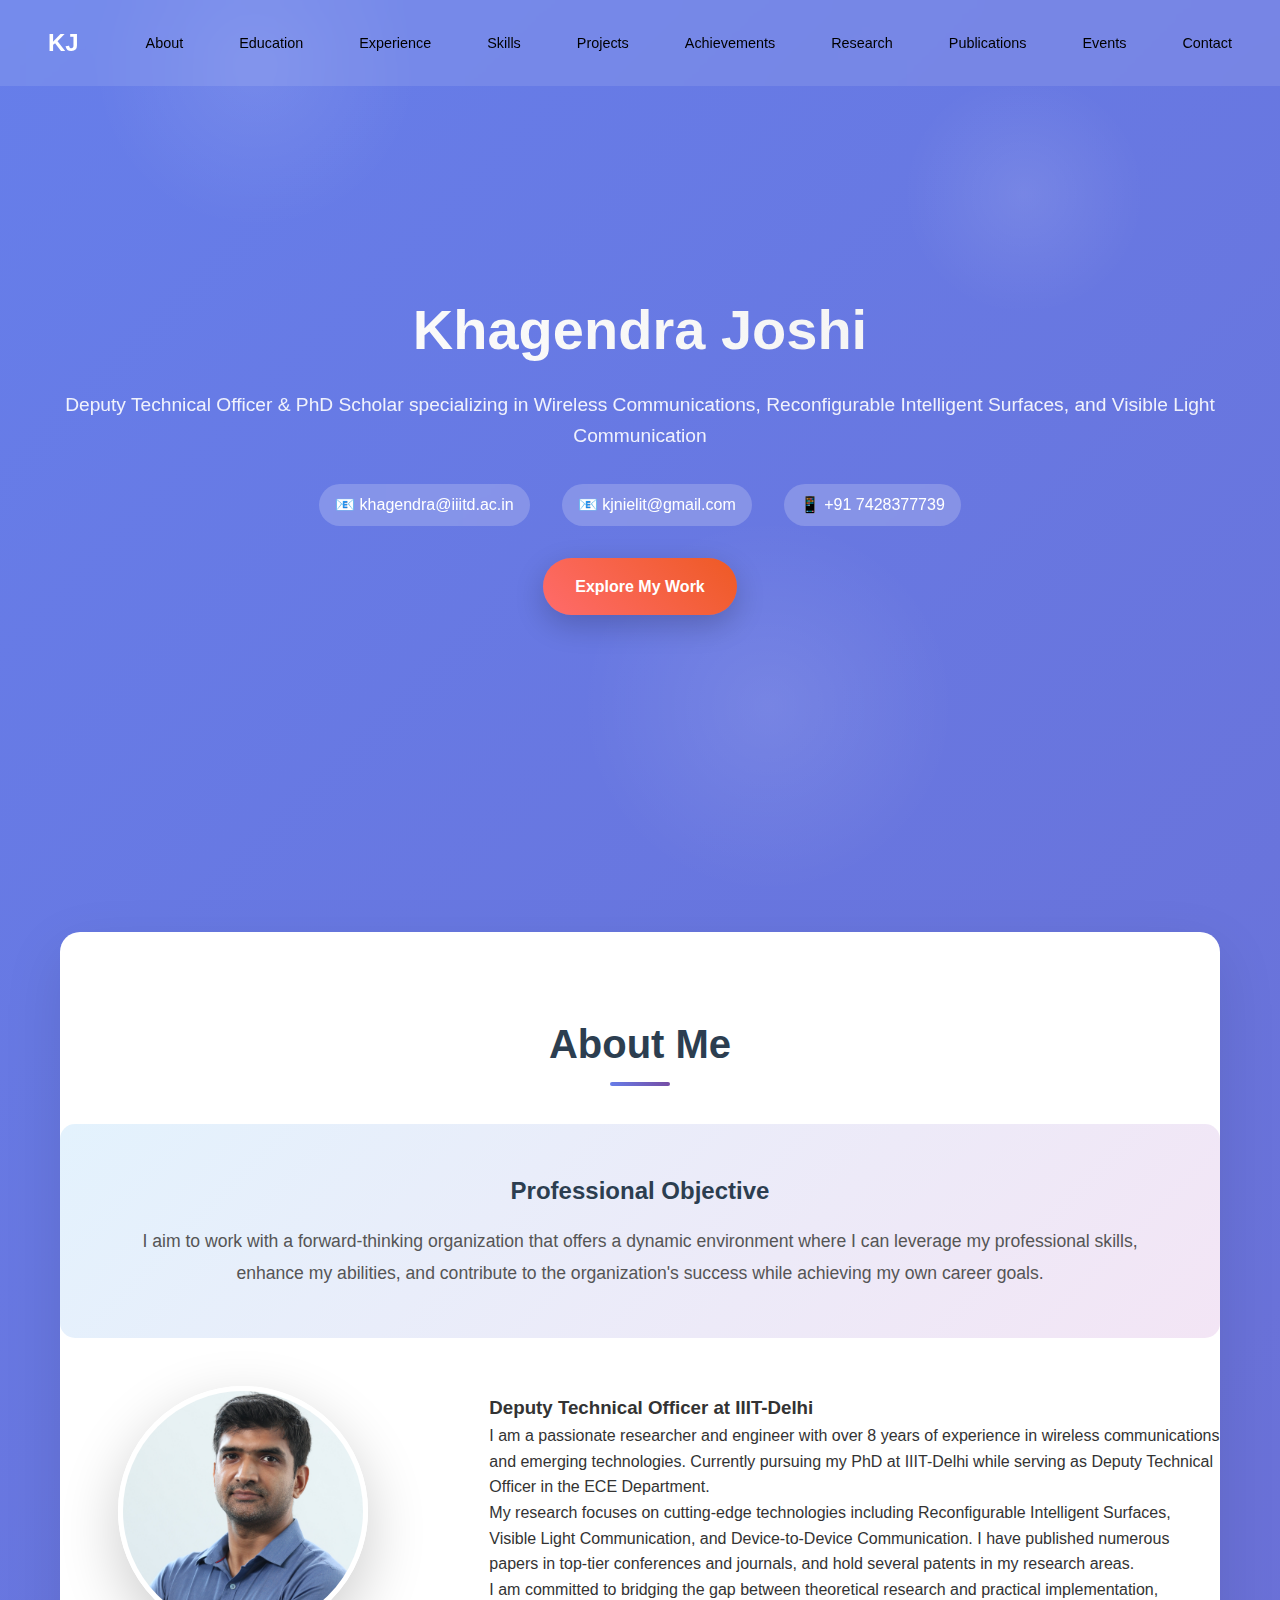
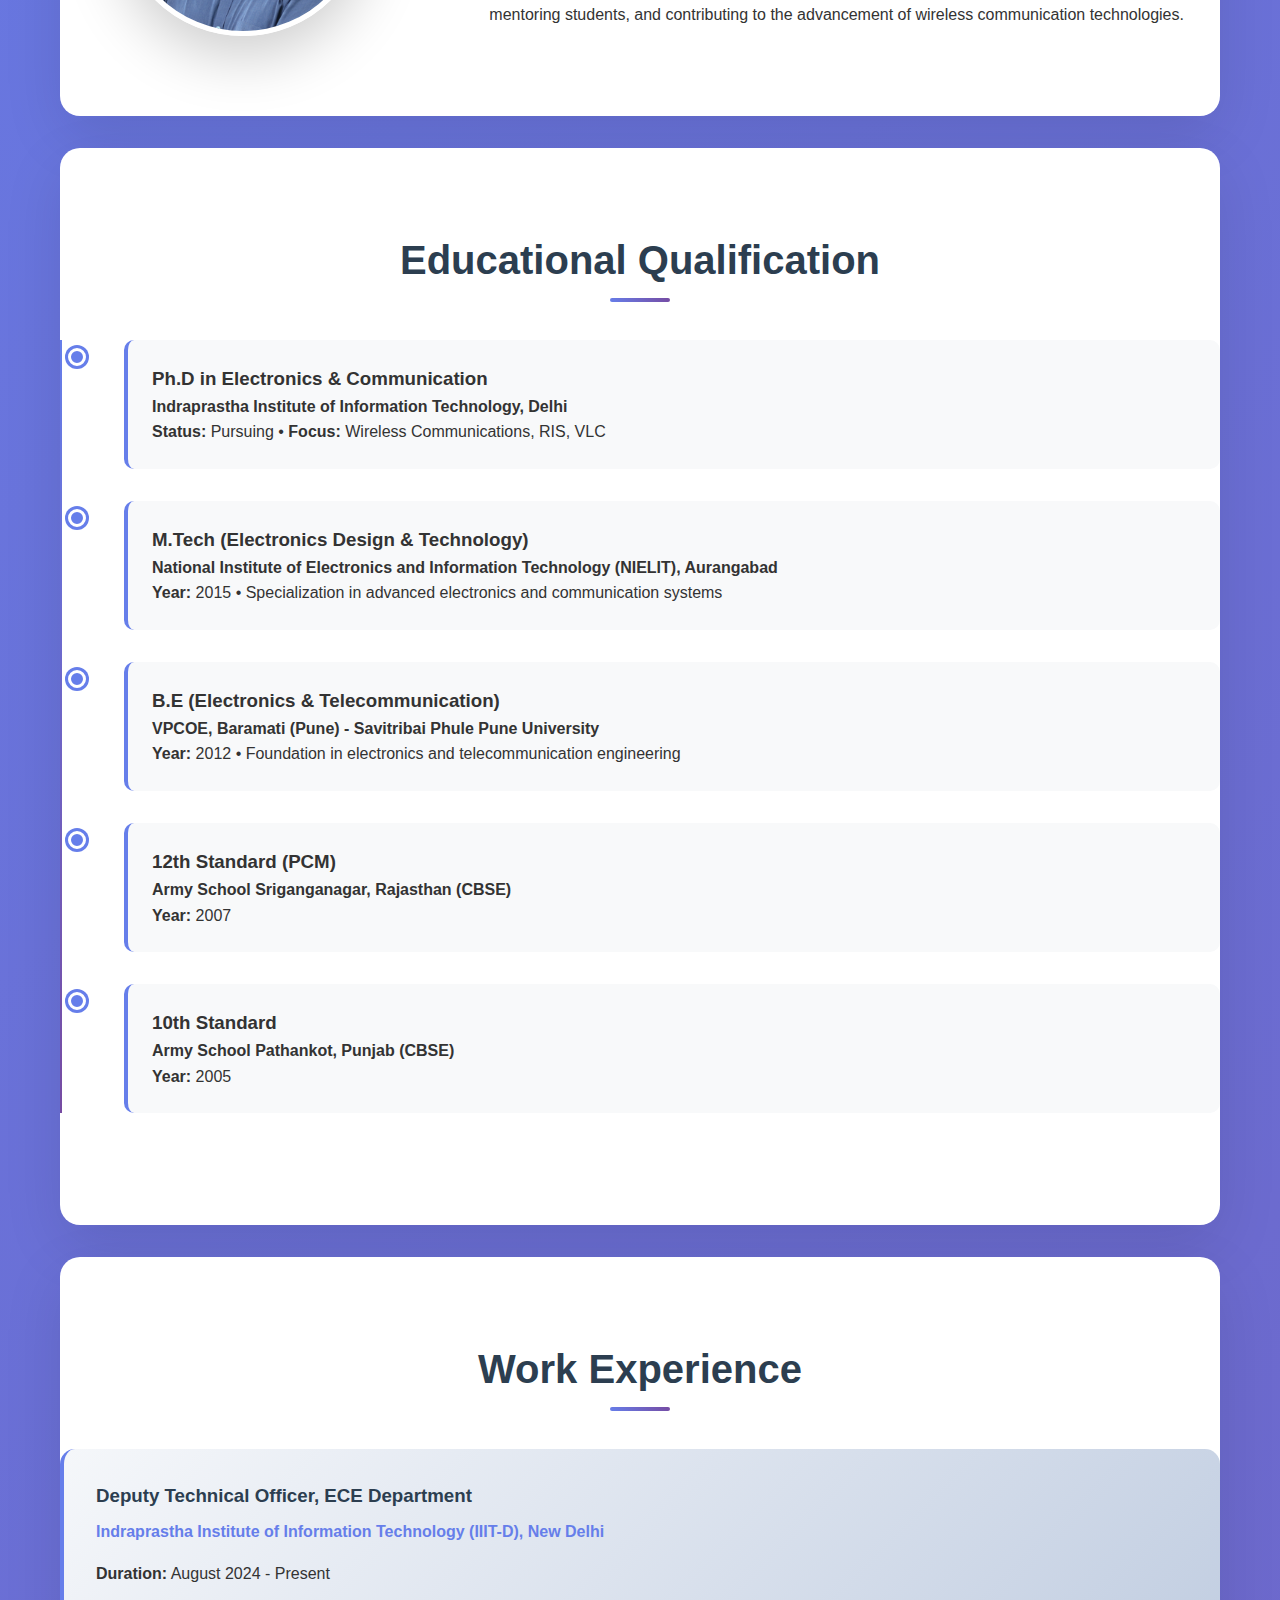
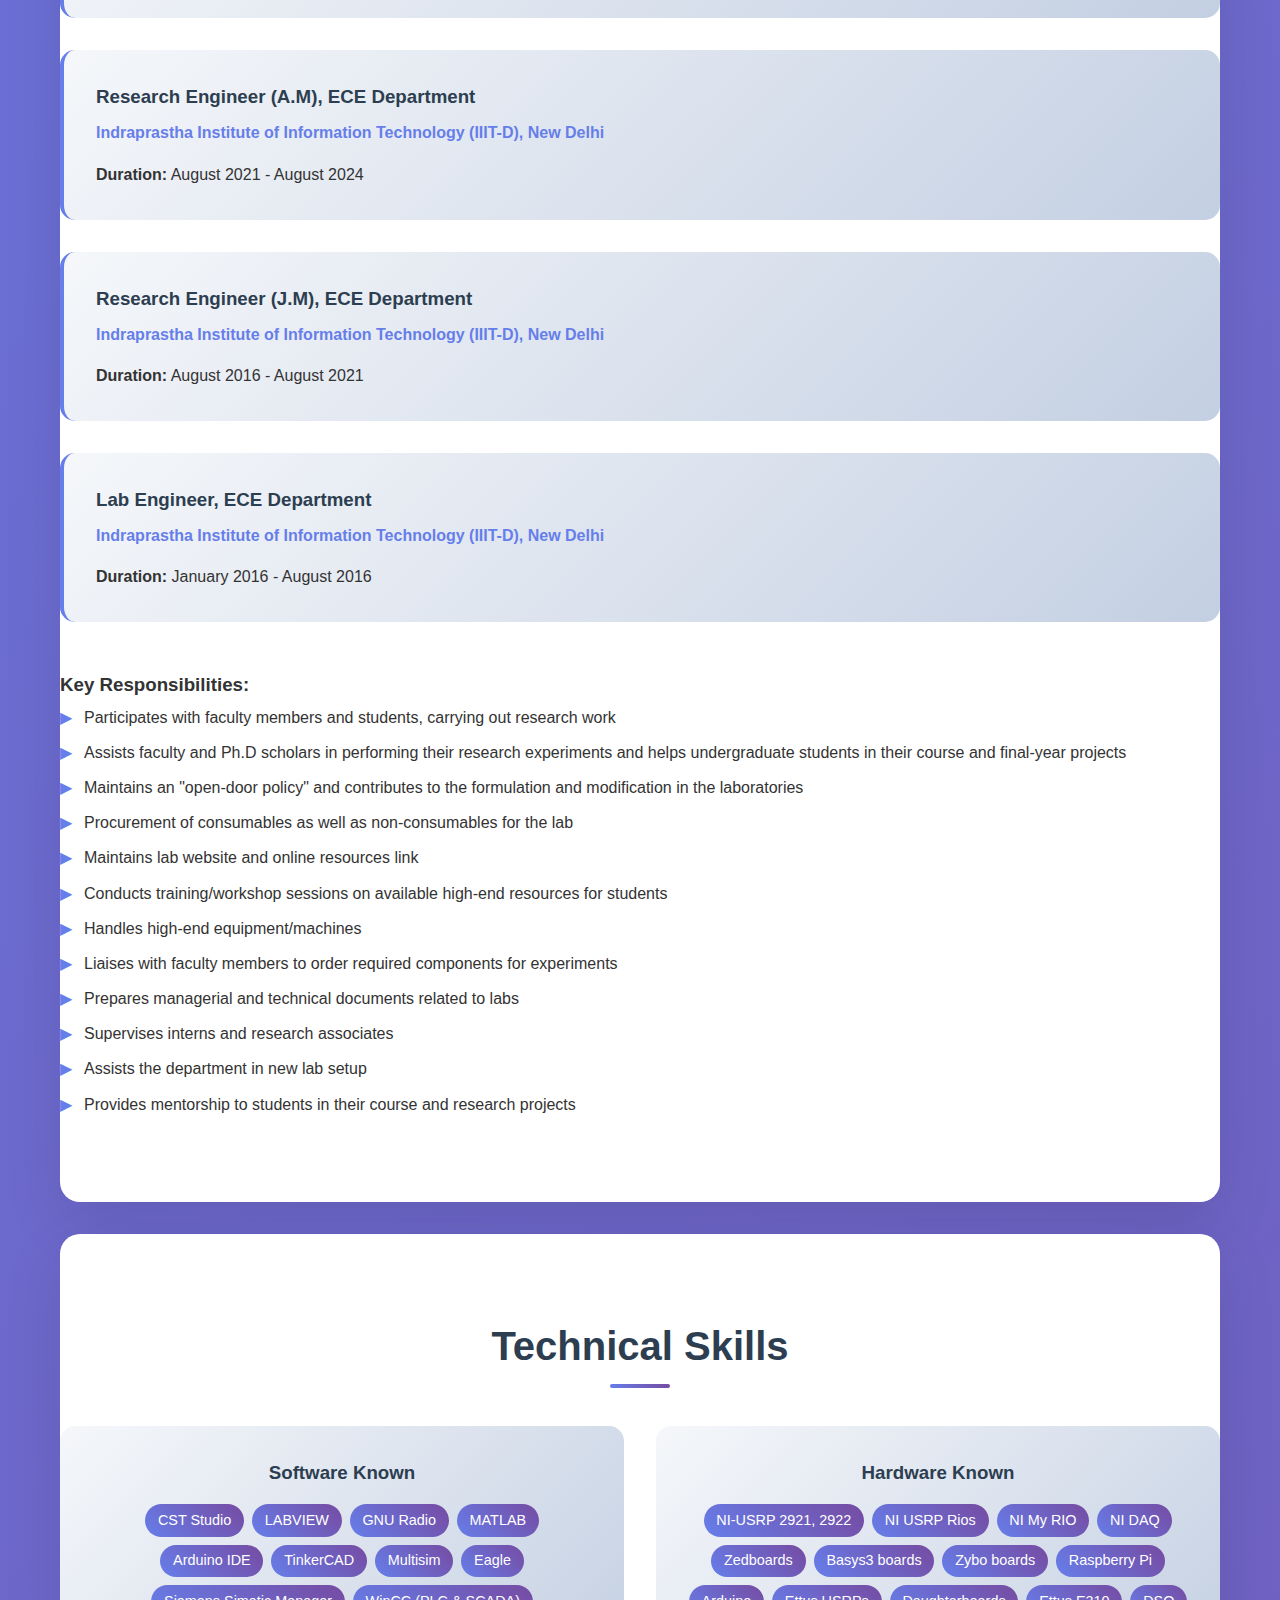
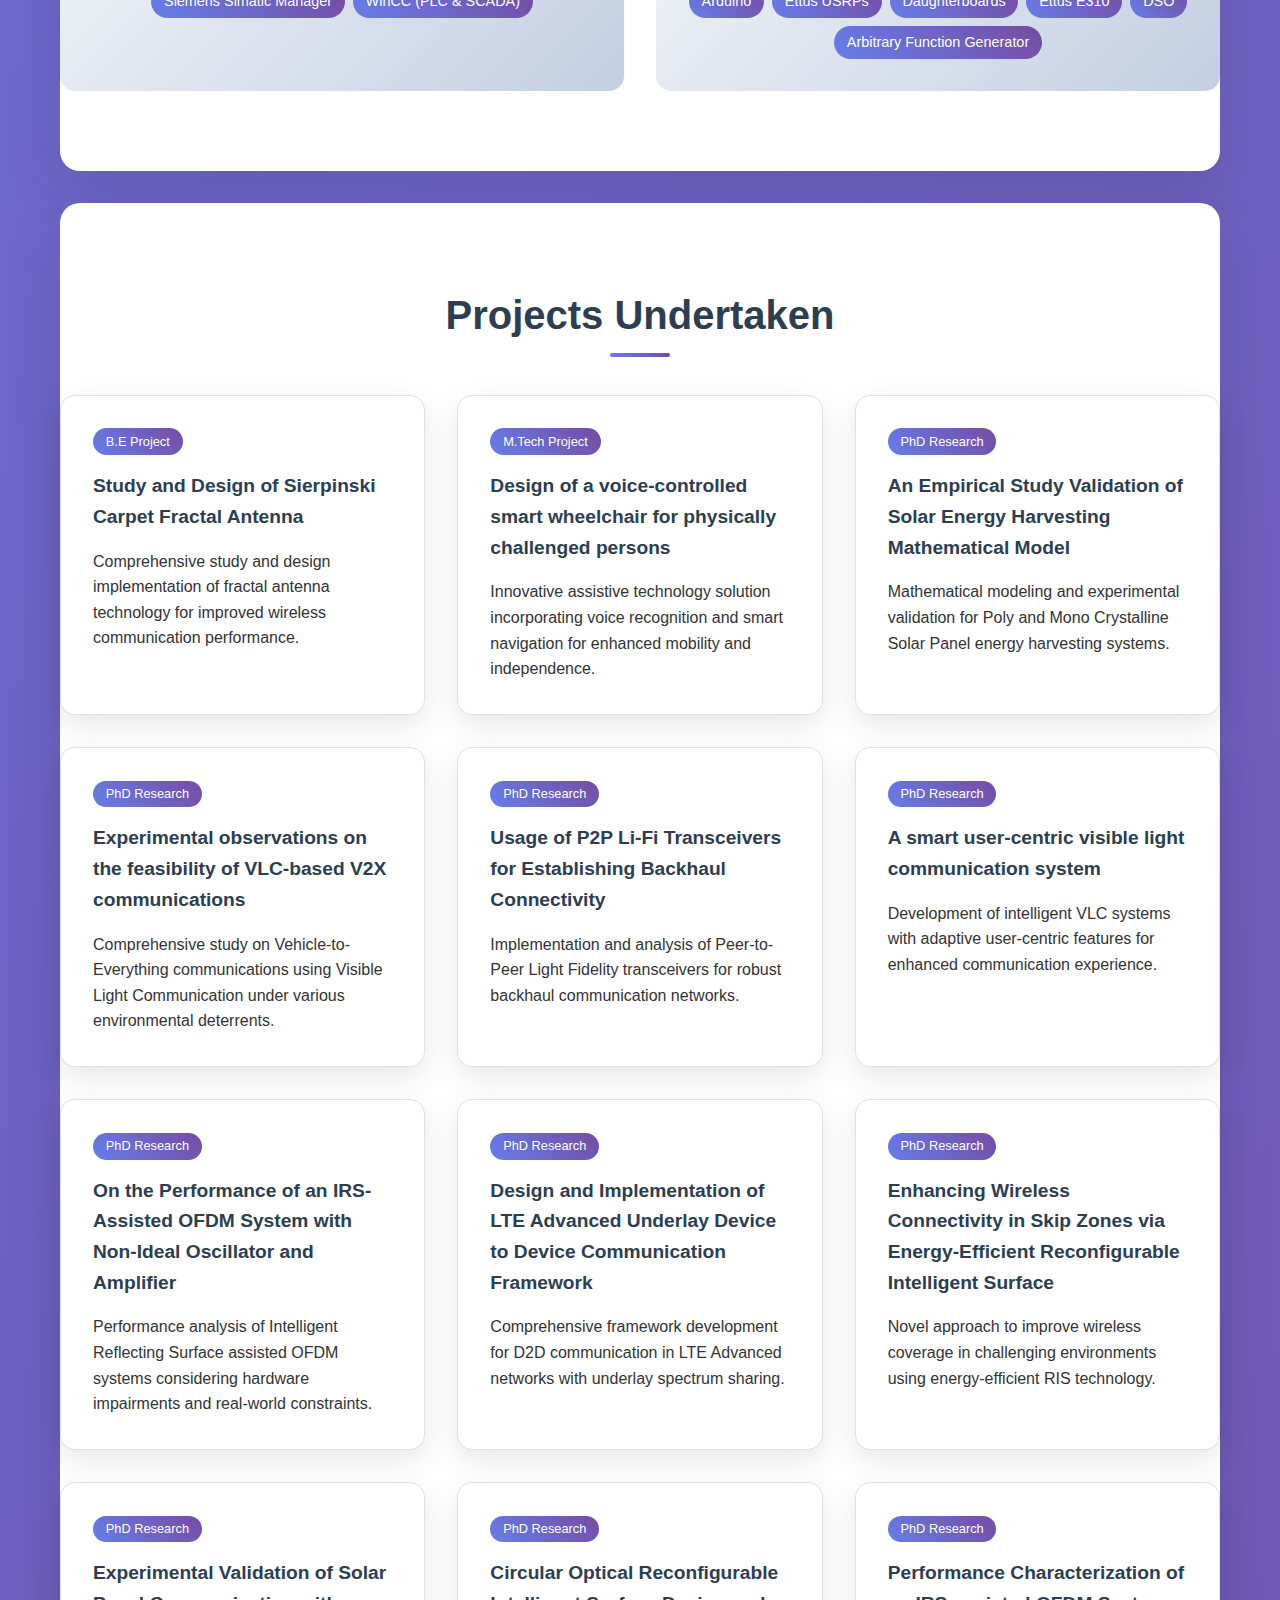
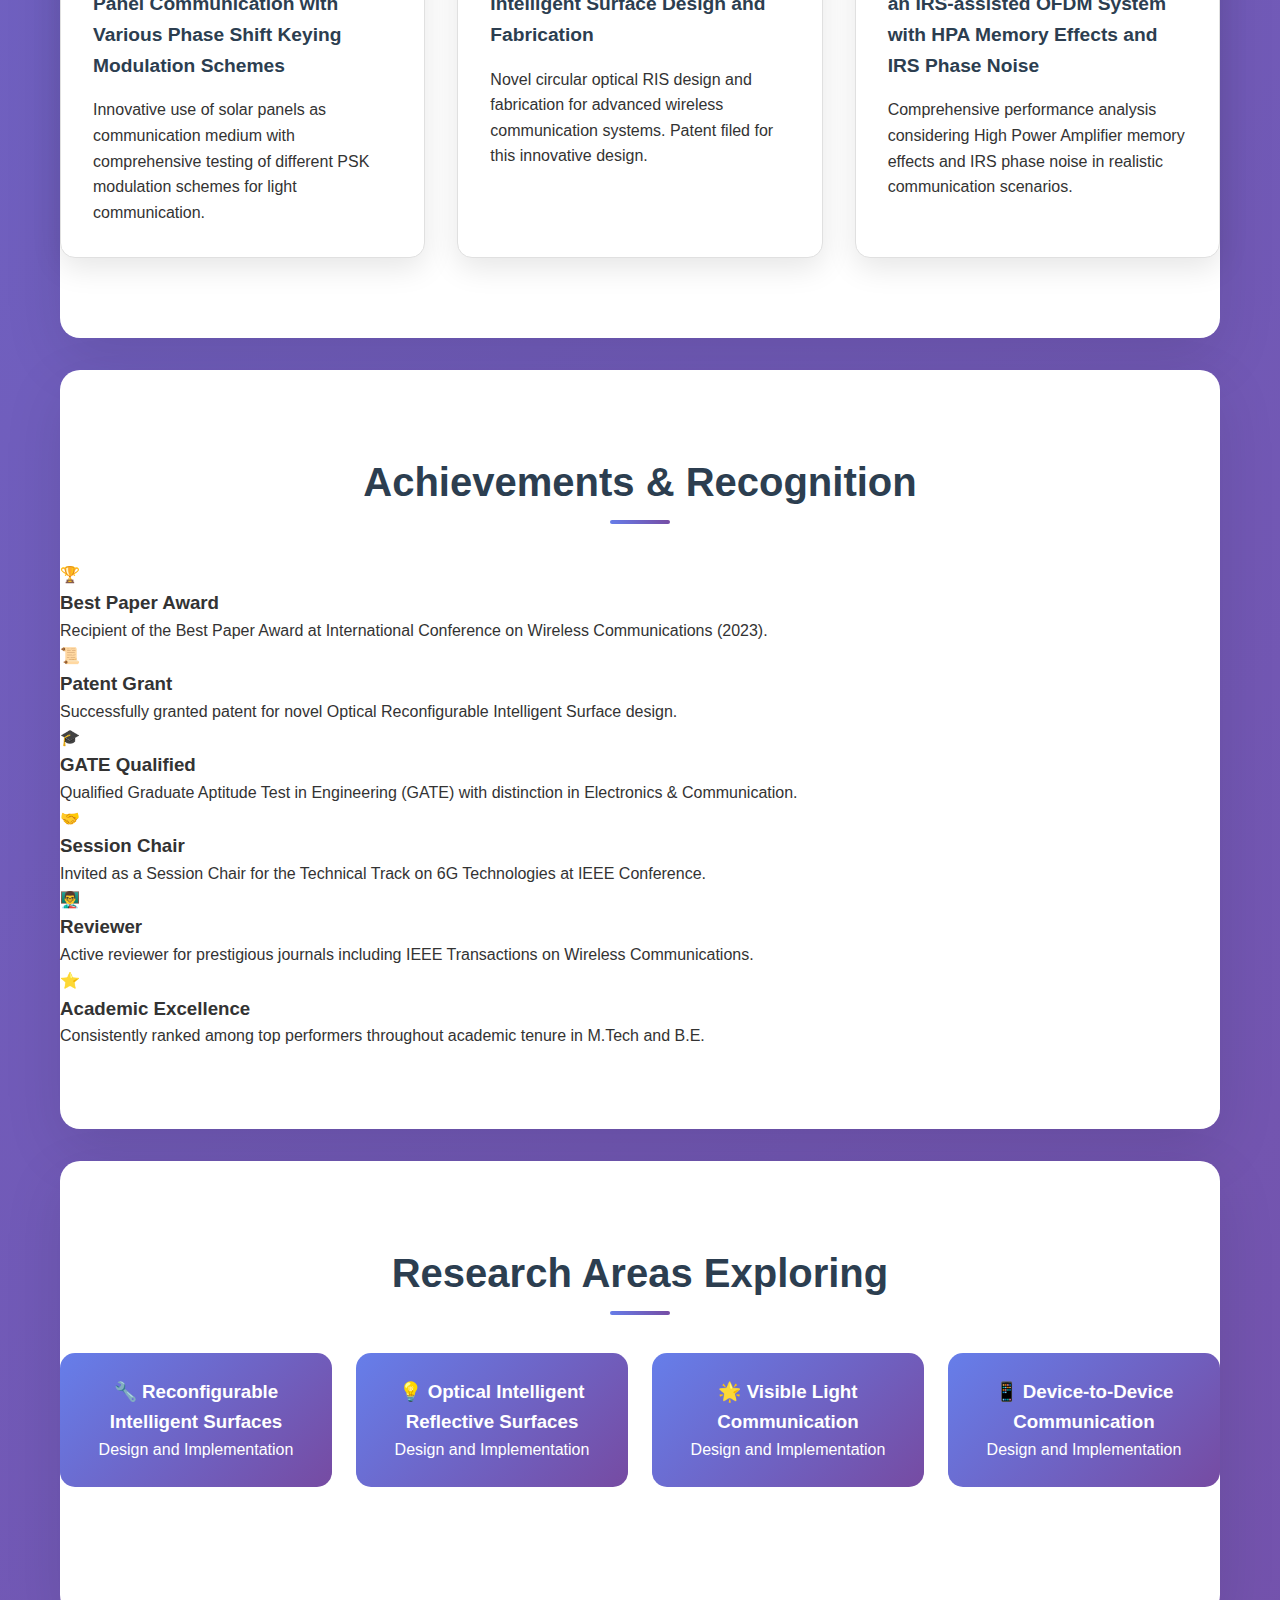
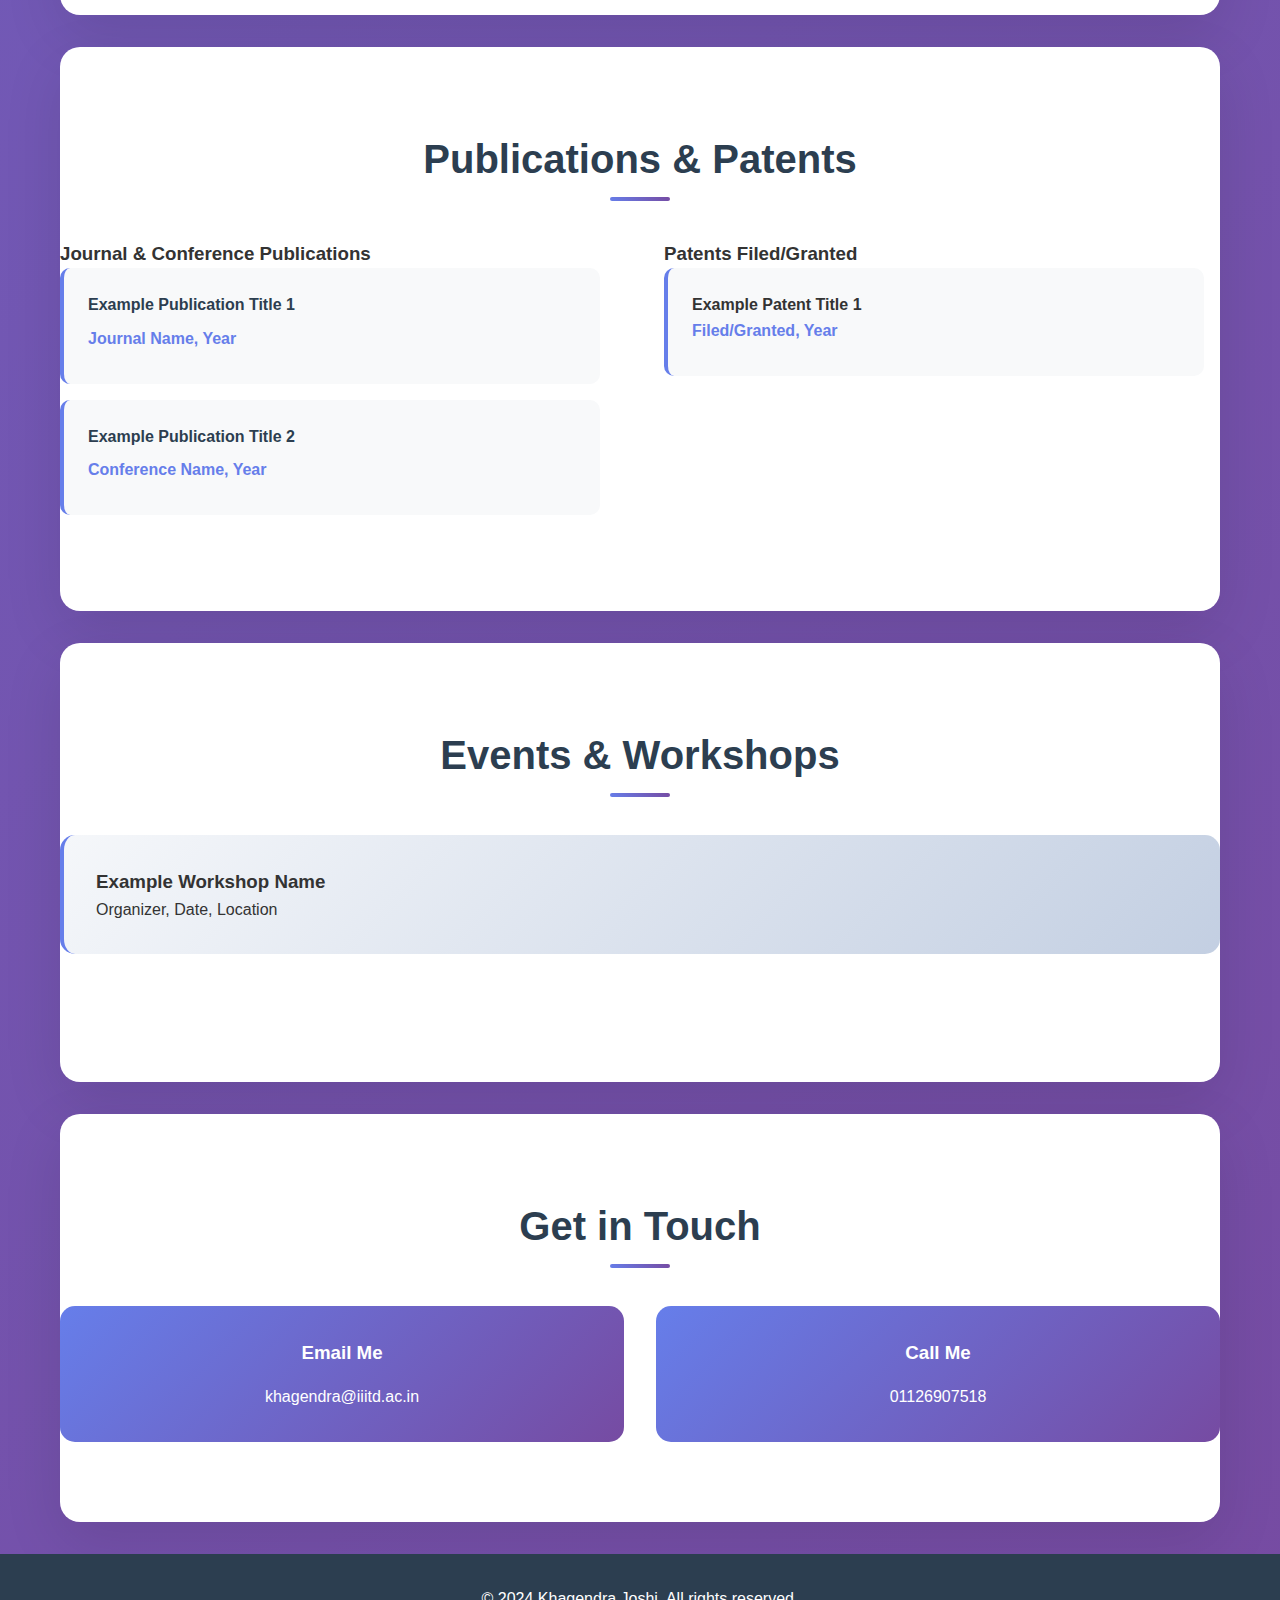
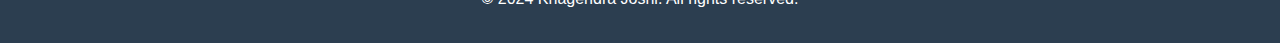
<file: index.html>
<!DOCTYPE html>
<html lang="en">
<head>
    <meta charset="UTF-8">
    <meta name="viewport" content="width=device-width, initial-scale=1.0">
    <title>Khagendra Joshi - Research Engineer & PhD Scholar</title>
    <link rel="stylesheet" href="styles.css"> 
</head>
<body>
    <header>
        <nav>
            <a href="#" class="logo">KJ</a>
            <ul>
                <li><a href="#about">About</a></li>
                <li><a href="#education">Education</a></li>
                <li><a href="#experience">Experience</a></li>
                <li><a href="#skills">Skills</a></li>
                <li><a href="#projects">Projects</a></li>
                <li><a href="#achievements">Achievements</a></li>
                <li><a href="#research">Research</a></li>
                <li><a href="#publications">Publications</a></li>
                <li><a href="#events">Events</a></li>
                <li><a href="#contact">Contact</a></li>
            </ul>
        </nav>
    </header>

    <section class="hero">
        <div class="hero-content">
            <h1>Khagendra Joshi</h1>
            <p>Deputy Technical Officer & PhD Scholar specializing in Wireless Communications, Reconfigurable Intelligent Surfaces, and Visible Light Communication</p>
            <div class="contact-info">
                <span>📧 khagendra@iiitd.ac.in</span>
                <span>📧 kjnielit@gmail.com</span>
                <span>📱 +91 7428377739</span>
            </div>
            <a href="#about" class="cta-button">Explore My Work</a>
        </div>
    </section>

    <div class="container">
        <section id="about" class="section">
            <h2 class="section-title">About Me</h2>
            <div class="objective-section">
                <h3>Professional Objective</h3>
                <p>I aim to work with a forward-thinking organization that offers a dynamic environment where I can leverage my professional skills, enhance my abilities, and contribute to the organization's success while achieving my own career goals.</p>
            </div>
            <div class="about-grid">
                <div class="about-image">
                    <img src="image.jpg" alt="Profile picture of Khagendra Joshi" class="profile-photo">
                </div>
                <div class="about-content">
                    <h3>Deputy Technical Officer at IIIT-Delhi</h3>
                    <p>I am a passionate researcher and engineer with over 8 years of experience in wireless communications and emerging technologies. Currently pursuing my PhD at IIIT-Delhi while serving as Deputy Technical Officer in the ECE Department.</p>
                    <p>My research focuses on cutting-edge technologies including Reconfigurable Intelligent Surfaces, Visible Light Communication, and Device-to-Device Communication. I have published numerous papers in top-tier conferences and journals, and hold several patents in my research areas.</p>
                    <p>I am committed to bridging the gap between theoretical research and practical implementation, mentoring students, and contributing to the advancement of wireless communication technologies.</p>
                </div>
            </div>
        </section>

        <section id="education" class="section">
            <h2 class="section-title">Educational Qualification</h2>
            <div class="education-timeline">
                <div class="timeline-item">
                    <div class="timeline-content">
                        <h3>Ph.D in Electronics & Communication</h3>
                        <h4>Indraprastha Institute of Information Technology, Delhi</h4>
                        <p><strong>Status:</strong> Pursuing • <strong>Focus:</strong> Wireless Communications, RIS, VLC</p>
                    </div>
                </div>
                <div class="timeline-item">
                    <div class="timeline-content">
                        <h3>M.Tech (Electronics Design & Technology)</h3>
                        <h4>National Institute of Electronics and Information Technology (NIELIT), Aurangabad</h4>
                        <p><strong>Year:</strong> 2015 • Specialization in advanced electronics and communication systems</p>
                    </div>
                </div>
                <div class="timeline-item">
                    <div class="timeline-content">
                        <h3>B.E (Electronics & Telecommunication)</h3>
                        <h4>VPCOE, Baramati (Pune) - Savitribai Phule Pune University</h4>
                        <p><strong>Year:</strong> 2012 • Foundation in electronics and telecommunication engineering</p>
                    </div>
                </div>
                <div class="timeline-item">
                    <div class="timeline-content">
                        <h3>12th Standard (PCM)</h3>
                        <h4>Army School Sriganganagar, Rajasthan (CBSE)</h4>
                        <p><strong>Year:</strong> 2007</p>
                    </div>
                </div>
                <div class="timeline-item">
                    <div class="timeline-content">
                        <h3>10th Standard</h3>
                        <h4>Army School Pathankot, Punjab (CBSE)</h4>
                        <p><strong>Year:</strong> 2005</p>
                    </div>
                </div>
            </div>
        </section>

        <section id="experience" class="section">
            <h2 class="section-title">Work Experience</h2>
            <div class="work-experience">
                <div class="experience-item">
                    <h3>Deputy Technical Officer, ECE Department</h3>
                    <h4>Indraprastha Institute of Information Technology (IIIT-D), New Delhi</h4>
                    <p><strong>Duration:</strong> August 2024 - Present</p>
                </div>
                <div class="experience-item">
                    <h3>Research Engineer (A.M), ECE Department</h3>
                    <h4>Indraprastha Institute of Information Technology (IIIT-D), New Delhi</h4>
                    <p><strong>Duration:</strong> August 2021 - August 2024</p>
                </div>
                <div class="experience-item">
                    <h3>Research Engineer (J.M), ECE Department</h3>
                    <h4>Indraprastha Institute of Information Technology (IIIT-D), New Delhi</h4>
                    <p><strong>Duration:</strong> August 2016 - August 2021</p>
                </div>
                <div class="experience-item">
                    <h3>Lab Engineer, ECE Department</h3>
                    <h4>Indraprastha Institute of Information Technology (IIIT-D), New Delhi</h4>
                    <p><strong>Duration:</strong> January 2016 - August 2016</p>
                </div>
            </div>
            <div class="responsibilities">
                <h3>Key Responsibilities:</h3>
                <ul>
                    <li>Participates with faculty members and students, carrying out research work</li>
                    <li>Assists faculty and Ph.D scholars in performing their research experiments and helps undergraduate students in their course and final-year projects</li>
                    <li>Maintains an "open-door policy" and contributes to the formulation and modification in the laboratories</li>
                    <li>Procurement of consumables as well as non-consumables for the lab</li>
                    <li>Maintains lab website and online resources link</li>
                    <li>Conducts training/workshop sessions on available high-end resources for students</li>
                    <li>Handles high-end equipment/machines</li>
                    <li>Liaises with faculty members to order required components for experiments</li>
                    <li>Prepares managerial and technical documents related to labs</li>
                    <li>Supervises interns and research associates</li>
                    <li>Assists the department in new lab setup</li>
                    <li>Provides mentorship to students in their course and research projects</li>
                </ul>
            </div>
        </section>

        <section id="skills" class="section">
            <h2 class="section-title">Technical Skills</h2>
            <div class="skills-grid">
                <div class="skill-category">
                    <h3>Software Known</h3>
                    <div class="skill-tags">
                        <span class="skill-tag">CST Studio</span>
                        <span class="skill-tag">LABVIEW</span>
                        <span class="skill-tag">GNU Radio</span>
                        <span class="skill-tag">MATLAB</span>
                        <span class="skill-tag">Arduino IDE</span>
                        <span class="skill-tag">TinkerCAD</span>
                        <span class="skill-tag">Multisim</span>
                        <span class="skill-tag">Eagle</span>
                        <span class="skill-tag">Siemens Simatic Manager</span>
                        <span class="skill-tag">WinCC (PLC & SCADA)</span>
                    </div>
                </div>
                <div class="skill-category">
                    <h3>Hardware Known</h3>
                    <div class="skill-tags">
                        <span class="skill-tag">NI-USRP 2921, 2922</span>
                        <span class="skill-tag">NI USRP Rios</span>
                        <span class="skill-tag">NI My RIO</span>
                        <span class="skill-tag">NI DAQ</span>
                        <span class="skill-tag">Zedboards</span>
                        <span class="skill-tag">Basys3 boards</span>
                        <span class="skill-tag">Zybo boards</span>
                        <span class="skill-tag">Raspberry Pi</span>
                        <span class="skill-tag">Arduino</span>
                        <span class="skill-tag">Ettus USRPs</span>
                        <span class="skill-tag">Daughterboards</span>
                        <span class="skill-tag">Ettus E310</span>
                        <span class="skill-tag">DSO</span>
                        <span class="skill-tag">Arbitrary Function Generator</span>
                    </div>
                </div>
            </div>
        </section>

        <section id="projects" class="section">
            <h2 class="section-title">Projects Undertaken</h2>
            <div class="projects-grid">
                <div class="project-card">
                    <div class="project-type">B.E Project</div>
                    <h3>Study and Design of Sierpinski Carpet Fractal Antenna</h3>
                    <p>Comprehensive study and design implementation of fractal antenna technology for improved wireless communication performance.</p>
                </div>

                <div class="project-card">
                    <div class="project-type">M.Tech Project</div>
                    <h3>Design of a voice-controlled smart wheelchair for physically challenged persons</h3>
                    <p>Innovative assistive technology solution incorporating voice recognition and smart navigation for enhanced mobility and independence.</p>
                </div>

                <div class="project-card">
                    <div class="project-type">PhD Research</div>
                    <h3>An Empirical Study Validation of Solar Energy Harvesting Mathematical Model</h3>
                    <p>Mathematical modeling and experimental validation for Poly and Mono Crystalline Solar Panel energy harvesting systems.</p>
                </div>

                <div class="project-card">
                    <div class="project-type">PhD Research</div>
                    <h3>Experimental observations on the feasibility of VLC-based V2X communications</h3>
                    <p>Comprehensive study on Vehicle-to-Everything communications using Visible Light Communication under various environmental deterrents.</p>
                </div>

                <div class="project-card">
                    <div class="project-type">PhD Research</div>
                    <h3>Usage of P2P Li-Fi Transceivers for Establishing Backhaul Connectivity</h3>
                    <p>Implementation and analysis of Peer-to-Peer Light Fidelity transceivers for robust backhaul communication networks.</p>
                </div>

                <div class="project-card">
                    <div class="project-type">PhD Research</div>
                    <h3>A smart user-centric visible light communication system</h3>
                    <p>Development of intelligent VLC systems with adaptive user-centric features for enhanced communication experience.</p>
                </div>

                <div class="project-card">
                    <div class="project-type">PhD Research</div>
                    <h3>On the Performance of an IRS‐Assisted OFDM System with Non‐Ideal Oscillator and Amplifier</h3>
                    <p>Performance analysis of Intelligent Reflecting Surface assisted OFDM systems considering hardware impairments and real-world constraints.</p>
                </div>

                <div class="project-card">
                    <div class="project-type">PhD Research</div>
                    <h3>Design and Implementation of LTE Advanced Underlay Device to Device Communication Framework</h3>
                    <p>Comprehensive framework development for D2D communication in LTE Advanced networks with underlay spectrum sharing.</p>
                </div>

                <div class="project-card">
                    <div class="project-type">PhD Research</div>
                    <h3>Enhancing Wireless Connectivity in Skip Zones via Energy-Efficient Reconfigurable Intelligent Surface</h3>
                    <p>Novel approach to improve wireless coverage in challenging environments using energy-efficient RIS technology.</p>
                </div>

                <div class="project-card">
                    <div class="project-type">PhD Research</div>
                    <h3>Experimental Validation of Solar Panel Communication with Various Phase Shift Keying Modulation Schemes</h3>
                    <p>Innovative use of solar panels as communication medium with comprehensive testing of different PSK modulation schemes for light communication.</p>
                </div>

                <div class="project-card">
                    <div class="project-type">PhD Research</div>
                    <h3>Circular Optical Reconfigurable Intelligent Surface Design and Fabrication</h3>
                    <p>Novel circular optical RIS design and fabrication for advanced wireless communication systems. Patent filed for this innovative design.</p>
                </div>

                <div class="project-card">
                    <div class="project-type">PhD Research</div>
                    <h3>Performance Characterization of an IRS-assisted OFDM System with HPA Memory Effects and IRS Phase Noise</h3>
                    <p>Comprehensive performance analysis considering High Power Amplifier memory effects and IRS phase noise in realistic communication scenarios.</p>
                </div>
            </div>
        </section>
        
        <section id="achievements" class="section">
            <h2 class="section-title">Achievements & Recognition</h2>
            <div class="achievements-grid">
                <div class="achievement-card">
                    <div class="achievement-icon">🏆</div>
                    <h3>Best Paper Award</h3>
                    <p>Recipient of the Best Paper Award at International Conference on Wireless Communications (2023).</p>
                </div>
                <div class="achievement-card">
                    <div class="achievement-icon">📜</div>
                    <h3>Patent Grant</h3>
                    <p>Successfully granted patent for novel Optical Reconfigurable Intelligent Surface design.</p>
                </div>
                <div class="achievement-card">
                    <div class="achievement-icon">🎓</div>
                    <h3>GATE Qualified</h3>
                    <p>Qualified Graduate Aptitude Test in Engineering (GATE) with distinction in Electronics & Communication.</p>
                </div>
                <div class="achievement-card">
                    <div class="achievement-icon">🤝</div>
                    <h3>Session Chair</h3>
                    <p>Invited as a Session Chair for the Technical Track on 6G Technologies at IEEE Conference.</p>
                </div>
                <div class="achievement-card">
                    <div class="achievement-icon">👨‍🏫</div>
                    <h3>Reviewer</h3>
                    <p>Active reviewer for prestigious journals including IEEE Transactions on Wireless Communications.</p>
                </div>
                <div class="achievement-card">
                    <div class="achievement-icon">⭐</div>
                    <h3>Academic Excellence</h3>
                    <p>Consistently ranked among top performers throughout academic tenure in M.Tech and B.E.</p>
                </div>
            </div>
        </section>

        <section id="research" class="section">
            <h2 class="section-title">Research Areas Exploring</h2>
            <div class="research-areas">
                <div class="research-area">
                    <h3>🔧 Reconfigurable Intelligent Surfaces</h3>
                    <p>Design and Implementation</p>
                </div>
                <div class="research-area">
                    <h3>💡 Optical Intelligent Reflective Surfaces</h3>
                    <p>Design and Implementation</p>
                </div>
                <div class="research-area">
                    <h3>🌟 Visible Light Communication</h3>
                    <p>Design and Implementation</p>
                </div>
                <div class="research-area">
                    <h3>📱 Device-to-Device Communication</h3>
                    <p>Design and Implementation</p>
                </div>
            </div>
        </section>

        <section id="publications" class="section">
            <h2 class="section-title">Publications & Patents</h2>
            <div class="publications-section">
                <div>
                    <h3>Journal & Conference Publications</h3>
                    <div class="publications-list">
                        <div class="publication-item">
                            <h4>Example Publication Title 1</h4>
                            <p class="publication-meta">Journal Name, Year</p>
                        </div>
                        <div class="publication-item">
                            <h4>Example Publication Title 2</h4>
                            <p class="publication-meta">Conference Name, Year</p>
                        </div>
                    </div>
                </div>
                <div>
                    <h3>Patents Filed/Granted</h3>
                    <div class="patents-list">
                        <div class="patent-item">
                            <h4>Example Patent Title 1</h4>
                            <p class="publication-meta">Filed/Granted, Year</p>
                        </div>
                    </div>
                </div>
            </div>
        </section>

        <section id="events" class="section">
            <h2 class="section-title">Events & Workshops</h2>
            <div class="events-grid">
                <div class="event-item">
                    <h3>Example Workshop Name</h3>
                    <p>Organizer, Date, Location</p>
                </div>
            </div>
        </section>

        <section id="contact" class="section">
            <h2 class="section-title">Get in Touch</h2>
            <div class="contact-grid">
                <div class="contact-item">
                    <h3>Email Me</h3>
                    <p>khagendra@iiitd.ac.in</p>
                </div>
                <div class="contact-item">
                    <h3>Call Me</h3>
                    <p>01126907518</p>
                </div>
            </div>
        </section>

    </div>
    
    <footer>
        <div class="container">
            <p>&copy; 2024 Khagendra Joshi. All rights reserved.</p>
        </div>
    </footer>

    <div class="scroll-to-top" onclick="window.scrollTo({top: 0, behavior: 'smooth'})">
        ▲
    </div>
    
    <script>
        // Simple script to show scroll-to-top button
        window.addEventListener('scroll', function() {
            var scrollButton = document.querySelector('.scroll-to-top');
            if (window.scrollY > 300) {
                scrollButton.classList.add('visible');
            } else {
                scrollButton.classList.remove('visible');
            }
        });
    </script>
    
</body>
</html>
</file>
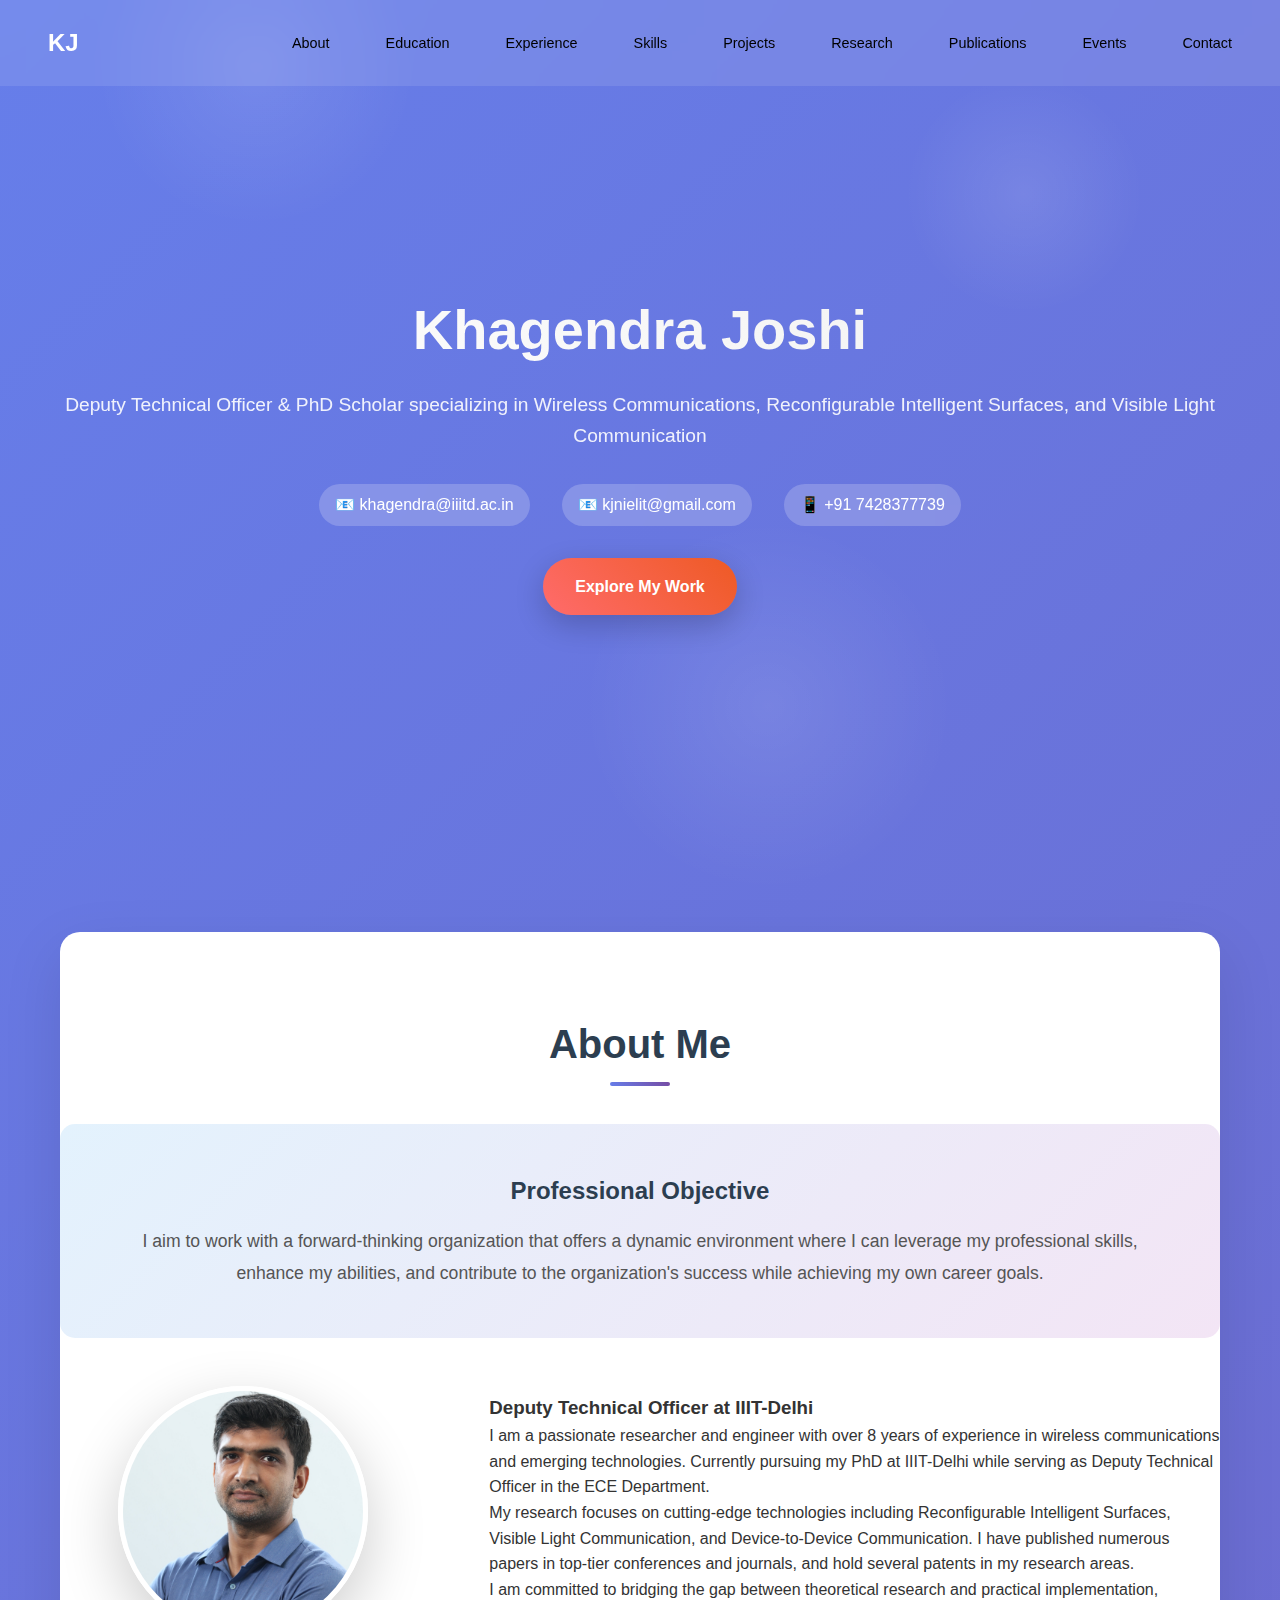
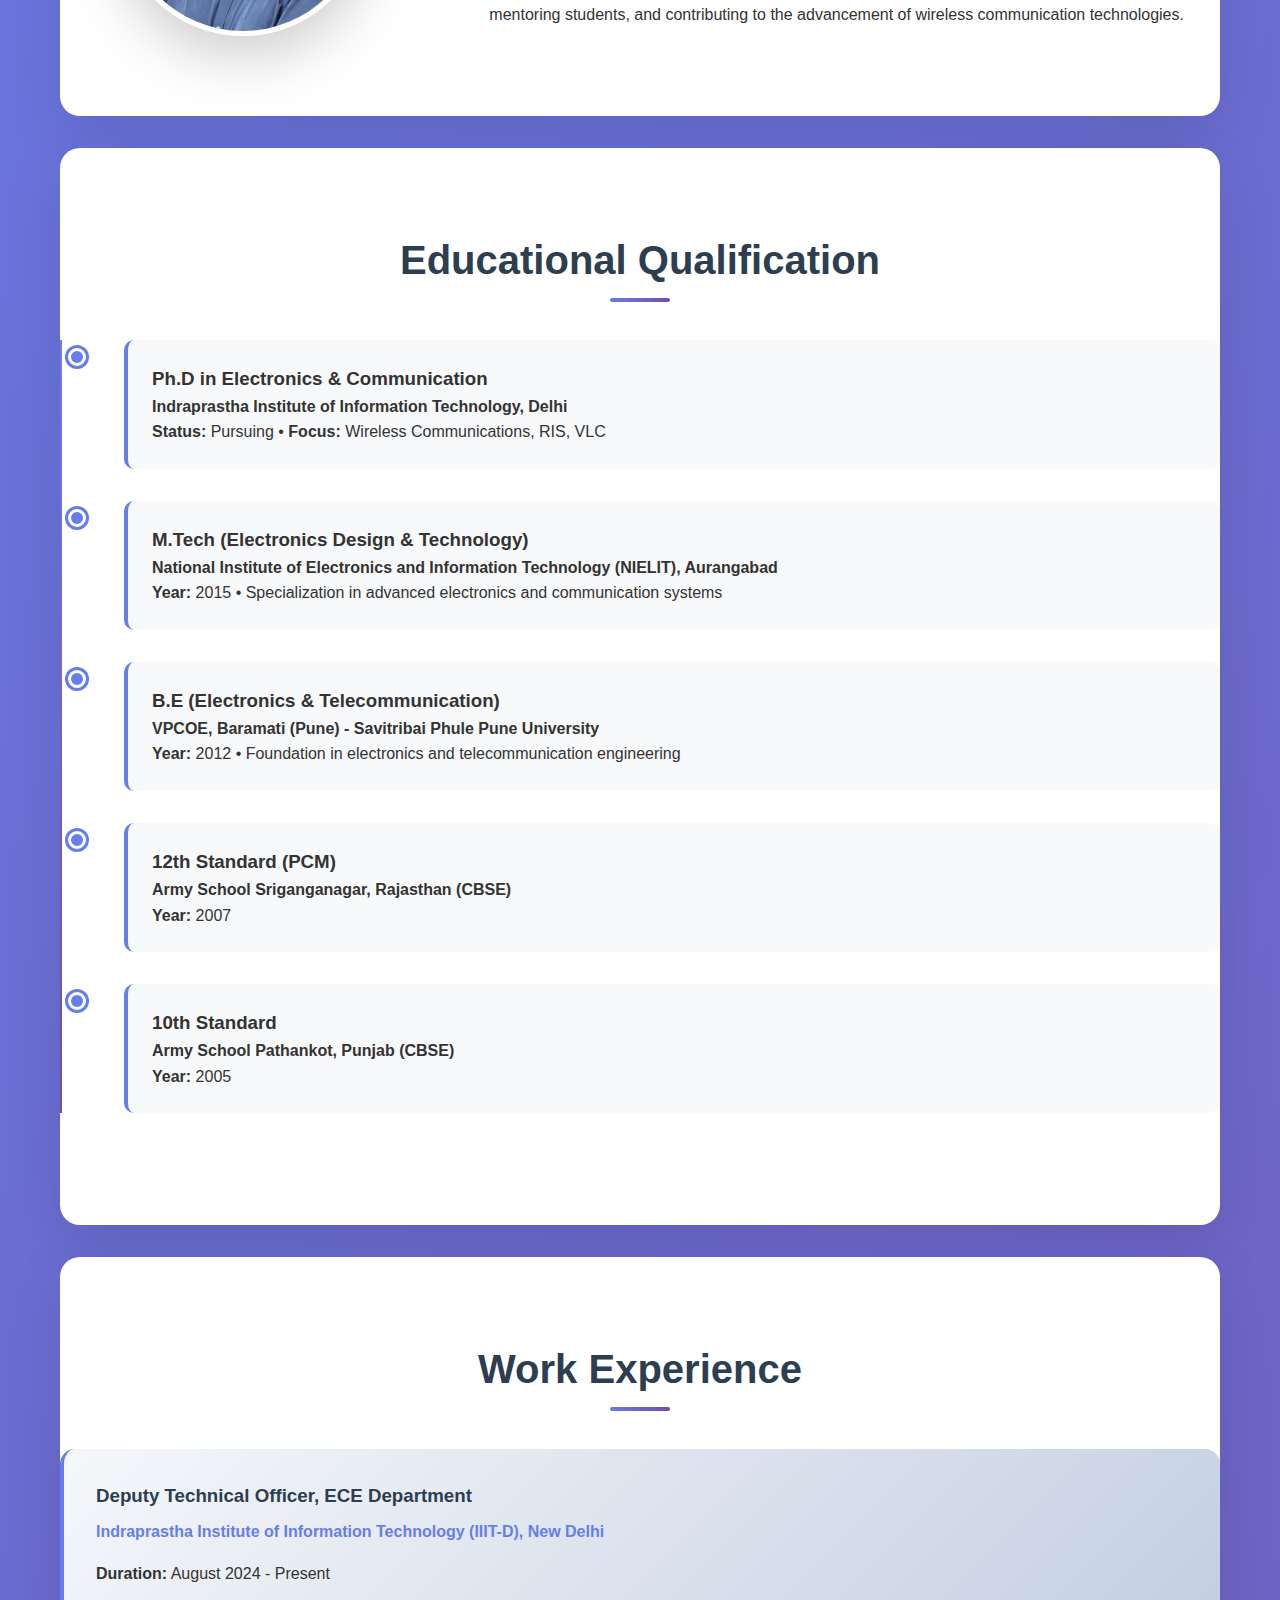
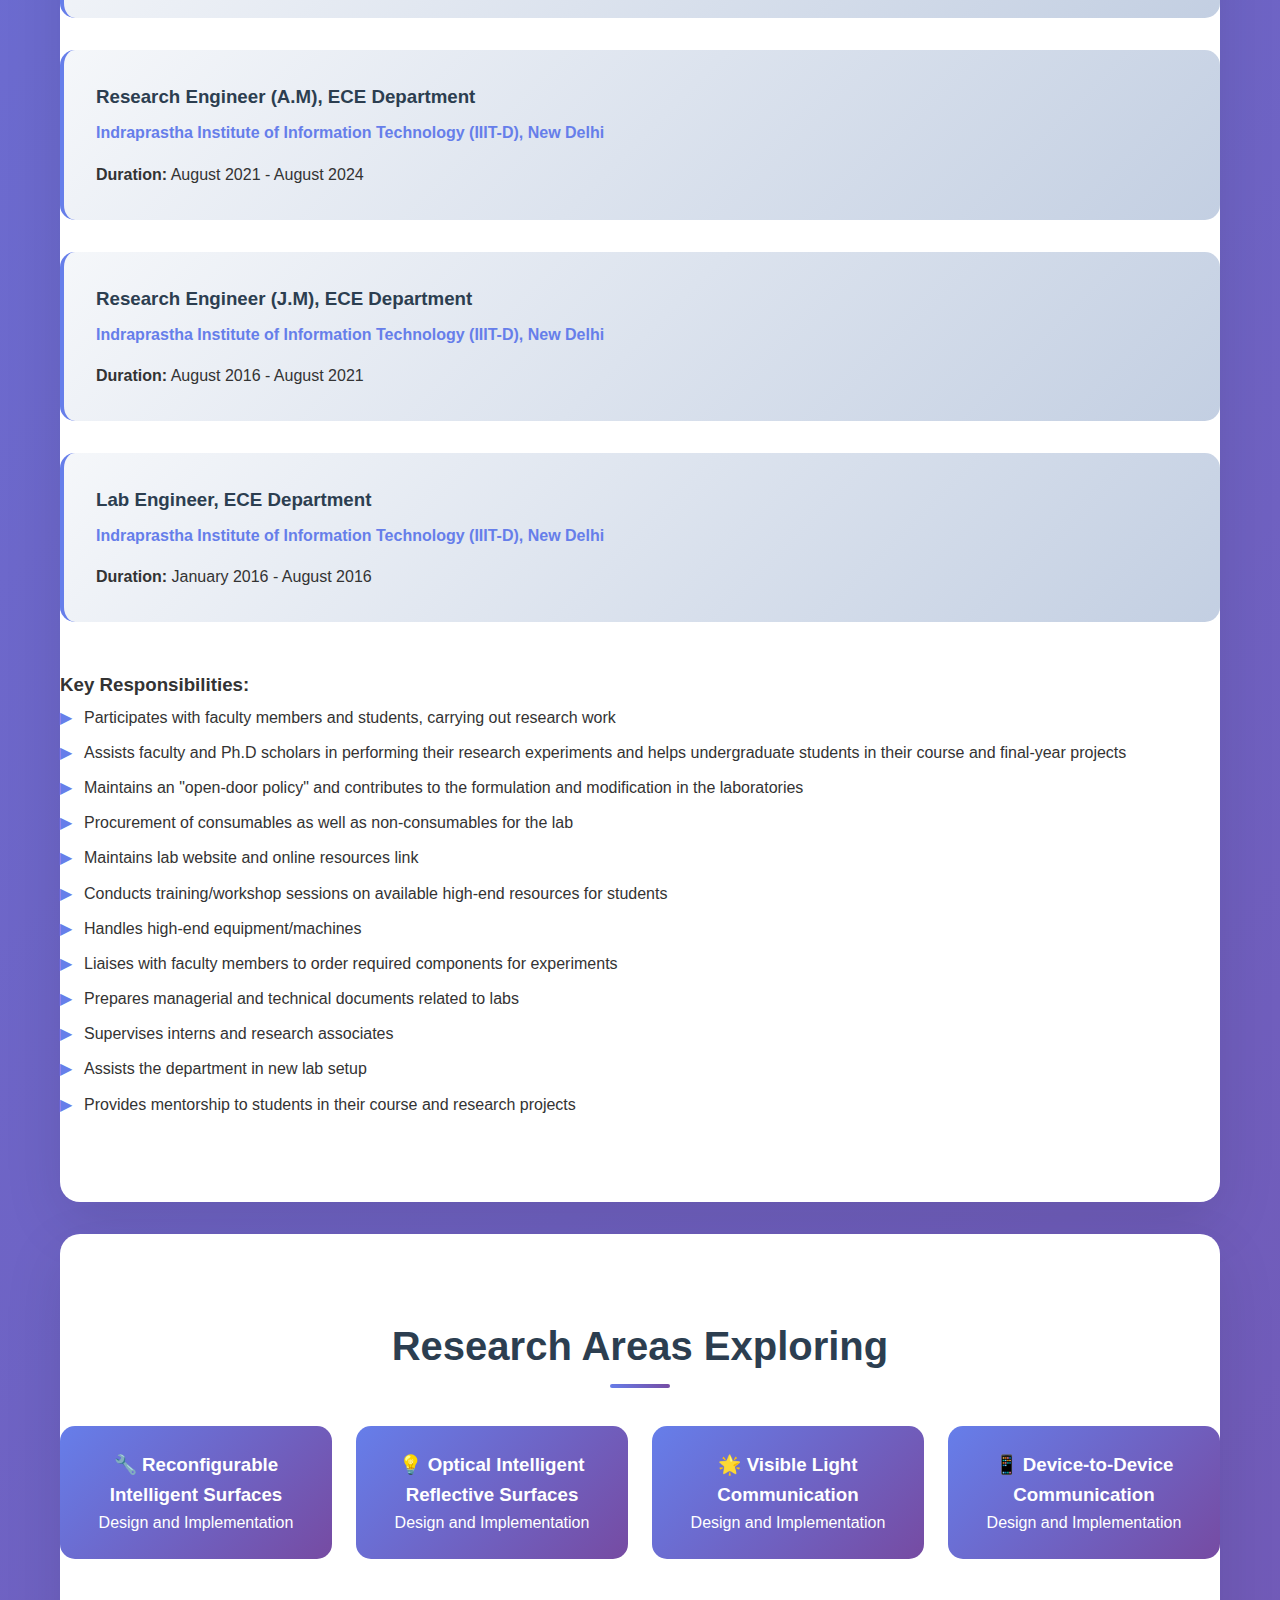
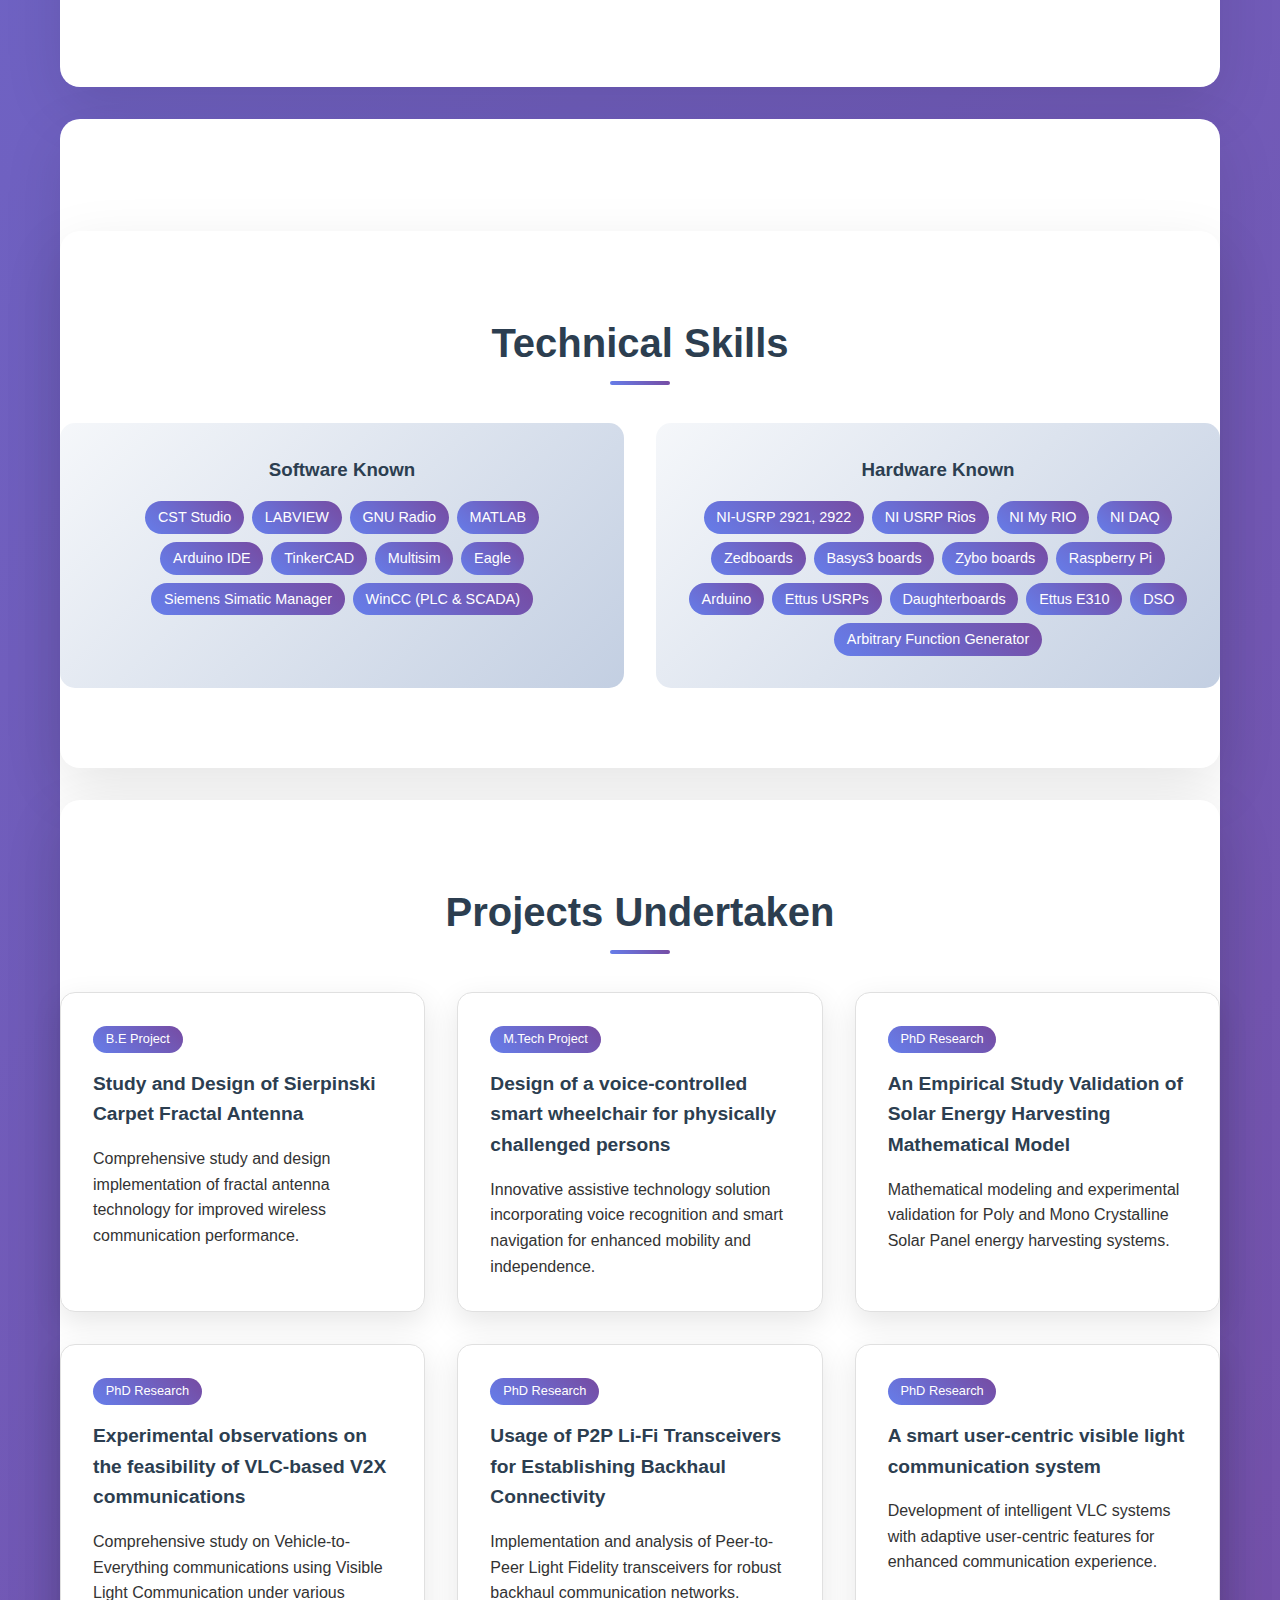
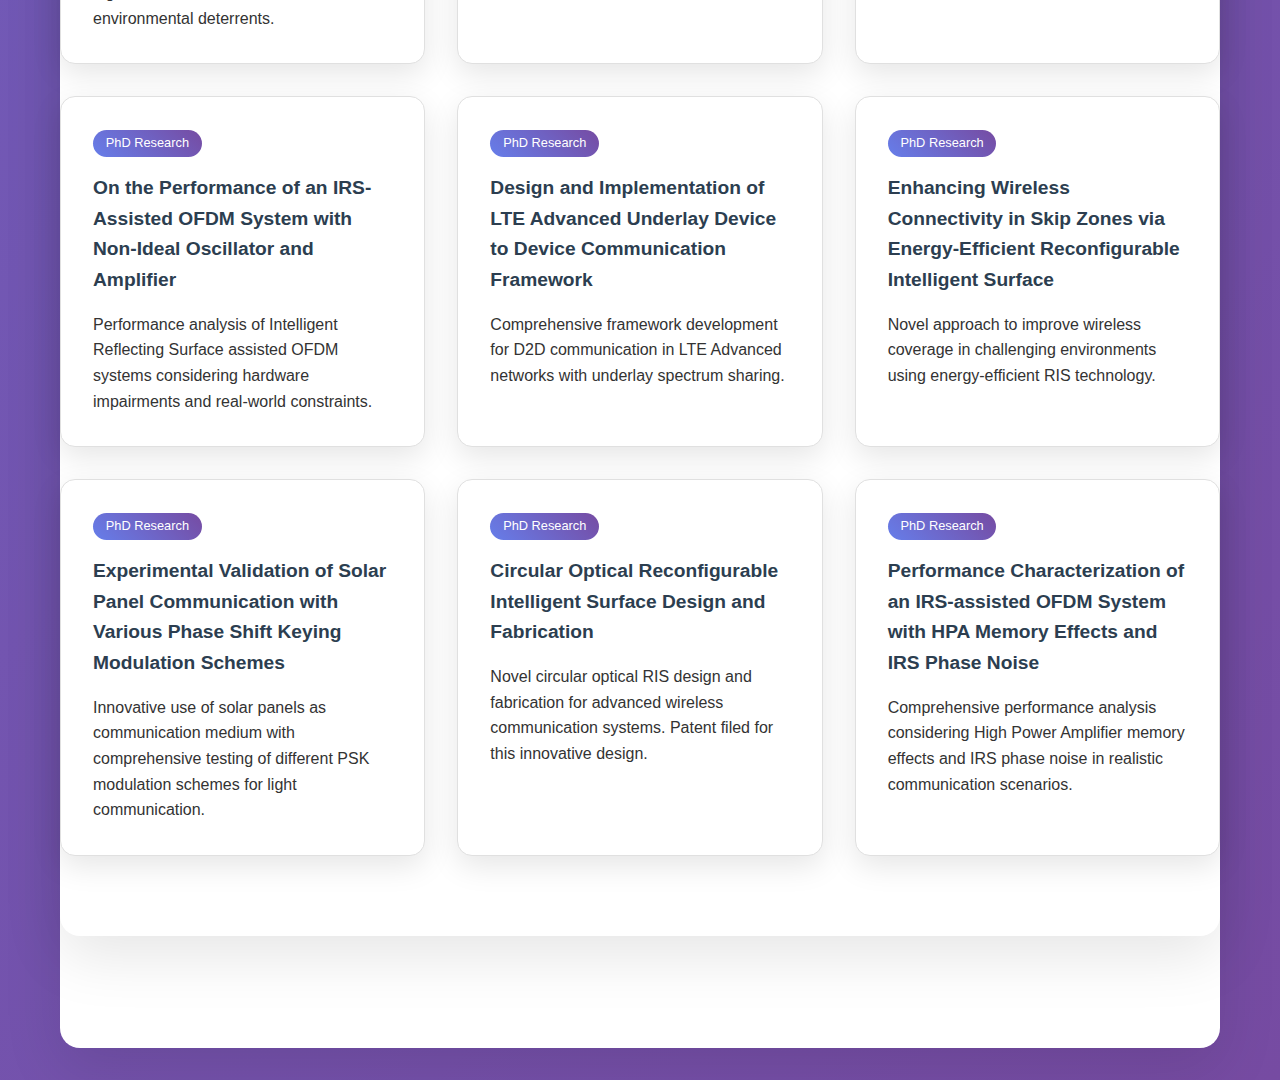
<file: portweb.html>
<!DOCTYPE html>
<html lang="en">
<head>
    <meta charset="UTF-8">
    <meta name="viewport" content="width=device-width, initial-scale=1.0">
    <title>Khagendra Joshi - Research Engineer & PhD Scholar</title>
    <style>
        * {
            margin: 0;
            padding: 0;
            box-sizing: border-box;
        }

        body {
            font-family: 'Inter', -apple-system, BlinkMacSystemFont, 'Segoe UI', Roboto, sans-serif;
            line-height: 1.6;
            color: #333;
            background: linear-gradient(135deg, #667eea 0%, #764ba2 100%);
            min-height: 100vh;
        }

        .container {
            max-width: 1200px;
            margin: 0 auto;
            padding: 0 20px;
        }

        header {
            background: rgba(255, 255, 255, 0.1);
            backdrop-filter: blur(10px);
            position: fixed;
            top: 0;
            width: 100%;
            z-index: 1000;
            transition: all 0.3s ease;
        }

        nav {
            display: flex;
            justify-content: space-between;
            align-items: center;
            padding: 1rem 2rem;
            flex-wrap: wrap;
        }

        .logo {
            font-size: 1.5rem;
            font-weight: 700;
            color: white;
            text-decoration: none;
        }

        nav ul {
            display: flex;
            list-style: none;
            gap: 1.5rem;
            flex-wrap: wrap;
        }

        nav a {
            color: black;
            text-decoration: none;
            transition: all 0.3s ease;
            padding: 0.5rem 1rem;
            border-radius: 25px;
            font-size: 0.9rem;
        }

        nav a:hover {
            background: rgba(255, 255, 255, 0.2);
            transform: translateY(-2px);
        }

        .hero {
            height: 100vh;
            display: flex;
            align-items: center;
            justify-content: center;
            text-align: center;
            color: white;
            position: relative;
            overflow: hidden;
        }

        .hero::before {
            content: '';
            position: absolute;
            top: 0;
            left: 0;
            right: 0;
            bottom: 0;
            background: url('data:image/svg+xml,<svg xmlns="http://www.w3.org/2000/svg" viewBox="0 0 1000 1000"><defs><radialGradient id="a" cx="50%" cy="50%"><stop offset="0%" style="stop-color:%23ffffff;stop-opacity:0.1"/><stop offset="100%" style="stop-color:%23ffffff;stop-opacity:0"/></radialGradient></defs><circle cx="200" cy="200" r="100" fill="url(%23a)"><animate attributeName="r" values="100;150;100" dur="4s" repeatCount="indefinite"/></circle><circle cx="800" cy="300" r="80" fill="url(%23a)"><animate attributeName="r" values="80;120;80" dur="6s" repeatCount="indefinite"/></circle><circle cx="600" cy="700" r="120" fill="url(%23a)"><animate attributeName="r" values="120;180;120" dur="5s" repeatCount="indefinite"/></circle></svg>') center/cover;
            animation: float 20s ease-in-out infinite;
        }

        @keyframes float {
            0%, 100% { transform: translateY(0px); }
            50% { transform: translateY(-20px); }
        }

        .hero-content {
            position: relative;
            z-index: 2;
            animation: fadeInUp 1s ease-out;
        }

        @keyframes fadeInUp {
            from {
                opacity: 0;
                transform: translateY(30px);
            }
            to {
                opacity: 1;
                transform: translateY(0);
            }
        }

        .hero h1 {
            font-size: 3.5rem;
            margin-bottom: 1rem;
            font-weight: 700;
            background: linear-gradient(45deg, #fff, #f0f0f0);
            -webkit-background-clip: text;
            -webkit-text-fill-color: transparent;
            background-clip: text;
        }

        .hero p {
            font-size: 1.2rem;
            margin-bottom: 2rem;
            opacity: 0.9;
        }

        .contact-info {
            display: flex;
            justify-content: center;
            gap: 2rem;
            margin-bottom: 2rem;
            flex-wrap: wrap;
        }

        .contact-info span {
            background: rgba(255, 255, 255, 0.2);
            padding: 0.5rem 1rem;
            border-radius: 25px;
            backdrop-filter: blur(10px);
        }

        .cta-button {
            display: inline-block;
            background: linear-gradient(45deg, #ff6b6b, #ee5a24);
            color: white;
            padding: 1rem 2rem;
            text-decoration: none;
            border-radius: 50px;
            font-weight: 600;
            transition: all 0.3s ease;
            box-shadow: 0 10px 30px rgba(0, 0, 0, 0.2);
        }

        .cta-button:hover {
            transform: translateY(-3px);
            box-shadow: 0 15px 40px rgba(0, 0, 0, 0.3);
        }

        .section {
            padding: 80px 0;
            background: white;
            margin: 2rem 0;
            border-radius: 20px;
            box-shadow: 0 20px 60px rgba(0, 0, 0, 0.1);
        }

        .section-title {
            text-align: center;
            font-size: 2.5rem;
            margin-bottom: 3rem;
            color: #2c3e50;
            position: relative;
        }

        .section-title::after {
            content: '';
            position: absolute;
            bottom: -10px;
            left: 50%;
            transform: translateX(-50%);
            width: 60px;
            height: 4px;
            background: linear-gradient(45deg, #667eea, #764ba2);
            border-radius: 2px;
        }

        .about-grid {
            display: grid;
            grid-template-columns: 1fr 2fr;
            gap: 4rem;
            align-items: center;
        }

        .about-image {
            text-align: center;
        }

        .profile-circle {
            width: 250px;
            height: 250px;
            border-radius: 50%;
            background: linear-gradient(45deg, #667eea, #764ba2);
            display: flex;
            align-items: center;
            justify-content: center;
            margin: 0 auto;
            color: white;
            font-size: 4rem;
            font-weight: bold;
            box-shadow: 0 20px 60px rgba(0, 0, 0, 0.2);
            transition: transform 0.3s ease;
        }

        .profile-circle:hover {
            transform: scale(1.05);
        }

        .education-timeline {
            position: relative;
            padding-left: 2rem;
        }

        .education-timeline::before {
            content: '';
            position: absolute;
            left: 0;
            top: 0;
            bottom: 0;
            width: 2px;
            background: linear-gradient(to bottom, #667eea, #764ba2);
        }

        .timeline-item {
            position: relative;
            margin-bottom: 2rem;
            padding-left: 2rem;
        }

        .timeline-item::before {
            content: '';
            position: absolute;
            left: -1.5rem;
            top: 0.5rem;
            width: 12px;
            height: 12px;
            border-radius: 50%;
            background: #667eea;
            border: 3px solid white;
            box-shadow: 0 0 0 3px #667eea;
        }

        .timeline-content {
            background: #f8f9fa;
            padding: 1.5rem;
            border-radius: 10px;
            border-left: 4px solid #667eea;
        }

        .work-experience {
            margin-bottom: 3rem;
        }

        .experience-item {
            background: linear-gradient(135deg, #f5f7fa 0%, #c3cfe2 100%);
            padding: 2rem;
            margin-bottom: 2rem;
            border-radius: 15px;
            border-left: 4px solid #667eea;
        }

        .experience-item h3 {
            color: #2c3e50;
            margin-bottom: 0.5rem;
        }

        .experience-item h4 {
            color: #667eea;
            margin-bottom: 1rem;
        }

        .responsibilities {
            margin-top: 1rem;
        }

        .responsibilities ul {
            list-style: none;
            padding-left: 0;
        }

        .responsibilities li {
            padding: 0.3rem 0;
            position: relative;
            padding-left: 1.5rem;
        }

        .responsibilities li::before {
            content: '▶';
            color: #667eea;
            position: absolute;
            left: 0;
        }

        .skills-grid {
            display: grid;
            grid-template-columns: repeat(auto-fit, minmax(300px, 1fr));
            gap: 2rem;
        }

        .skill-category {
            background: linear-gradient(135deg, #f5f7fa 0%, #c3cfe2 100%);
            padding: 2rem;
            border-radius: 15px;
            text-align: center;
            transition: transform 0.3s ease;
        }

        .skill-category:hover {
            transform: translateY(-5px);
        }

        .skill-category h3 {
            color: #2c3e50;
            margin-bottom: 1rem;
        }

        .skill-tags {
            display: flex;
            flex-wrap: wrap;
            gap: 0.5rem;
            justify-content: center;
        }

        .skill-tag {
            background: linear-gradient(45deg, #667eea, #764ba2);
            color: white;
            padding: 0.3rem 0.8rem;
            border-radius: 20px;
            font-size: 0.9rem;
            transition: transform 0.3s ease;
        }

        .skill-tag:hover {
            transform: scale(1.1);
        }

        .projects-grid {
            display: grid;
            grid-template-columns: repeat(auto-fit, minmax(350px, 1fr));
            gap: 2rem;
        }

        .project-card {
            background: white;
            border-radius: 15px;
            padding: 2rem;
            box-shadow: 0 10px 30px rgba(0, 0, 0, 0.1);
            transition: all 0.3s ease;
            border: 1px solid #e0e0e0;
        }

        .project-card:hover {
            transform: translateY(-10px);
            box-shadow: 0 20px 50px rgba(0, 0, 0, 0.2);
        }

        .project-card h3 {
            color: #2c3e50;
            margin-bottom: 1rem;
            font-size: 1.2rem;
        }

        .project-type {
            background: linear-gradient(45deg, #667eea, #764ba2);
            color: white;
            padding: 0.2rem 0.8rem;
            border-radius: 15px;
            font-size: 0.8rem;
            display: inline-block;
            margin-bottom: 1rem;
        }

        .research-areas {
            display: grid;
            grid-template-columns: repeat(auto-fit, minmax(250px, 1fr));
            gap: 1.5rem;
            margin-bottom: 3rem;
        }

        .research-area {
            background: linear-gradient(135deg, #667eea 0%, #764ba2 100%);
            color: white;
            padding: 1.5rem;
            border-radius: 15px;
            text-align: center;
            transition: transform 0.3s ease;
        }

        .research-area:hover {
            transform: translateY(-5px);
        }

        .publications-section {
            display: grid;
            grid-template-columns: 1fr 1fr;
            gap: 3rem;
        }

        .publications-list, .patents-list {
            max-height: 600px;
            overflow-y: auto;
            padding-right: 1rem;
        }

        .publication-item, .patent-item {
            background: #f8f9fa;
            padding: 1.5rem;
            margin-bottom: 1rem;
            border-radius: 10px;
            border-left: 4px solid #667eea;
            transition: all 0.3s ease;
        }

        .publication-item:hover, .patent-item:hover {
            transform: translateX(5px);
            background: #e3f2fd;
        }

        .publication-item h4 {
            color: #2c3e50;
            margin-bottom: 0.5rem;
            font-size: 1rem;
        }

        .publication-meta {
            color: #667eea;
            font-weight: 600;
            margin-bottom: 0.5rem;
        }

        .events-grid {
            display: grid;
            grid-template-columns: repeat(auto-fit, minmax(300px, 1fr));
            gap: 2rem;
            margin-bottom: 3rem;
        }

        .event-item {
            background: linear-gradient(135deg, #f5f7fa 0%, #c3cfe2 100%);
            padding: 2rem;
            border-radius: 15px;
            border-left: 4px solid #667eea;
            transition: transform 0.3s ease;
        }

        .event-item:hover {
            transform: translateY(-5px);
        }

        .contact-grid {
            display: grid;
            grid-template-columns: repeat(auto-fit, minmax(250px, 1fr));
            gap: 2rem;
            text-align: center;
        }

        .contact-item {
            background: linear-gradient(135deg, #667eea 0%, #764ba2 100%);
            color: white;
            padding: 2rem;
            border-radius: 15px;
            transition: transform 0.3s ease;
        }

        .contact-item:hover {
            transform: translateY(-5px);
        }

        .contact-item h3 {
            margin-bottom: 1rem;
        }

.profile-photo {
    width: 250px;
    height: 250px;
    border-radius: 50%; /* Makes the image circular */
    object-fit: cover; /* Ensures the image covers the area without distortion */
    display: block;
    margin: 0 auto;
    border: 5px solid white; /* Adds a nice white frame */
    box-shadow: 0 20px 60px rgba(0, 0, 0, 0.2);
    transition: transform 0.3s ease;
}

        footer {
            background: #2c3e50;
            color: white;
            text-align: center;
            padding: 2rem;
            margin-top: 2rem;
        }

        .scroll-to-top {
            position: fixed;
            bottom: 30px;
            right: 30px;
            background: linear-gradient(45deg, #667eea, #764ba2);
            color: white;
            width: 50px;
            height: 50px;
            border-radius: 50%;
            display: flex;
            align-items: center;
            justify-content: center;
            cursor: pointer;
            opacity: 0;
            transition: all 0.3s ease;
            z-index: 1000;
        }

        .scroll-to-top.visible {
            opacity: 1;
        }

        .scroll-to-top:hover {
            transform: translateY(-3px);
        }

        @media (max-width: 768px) {
            .hero h1 {
                font-size: 2.5rem;
            }
            
            .about-grid {
                grid-template-columns: 1fr;
                text-align: center;
            }
            
            nav {
                flex-direction: column;
                gap: 1rem;
            }
            
            nav ul {
                justify-content: center;
                gap: 1rem;
            }
            
            .profile-circle {
                width: 200px;
                height: 200px;
                font-size: 3rem;
            }
            
            .publications-section {
                grid-template-columns: 1fr;
            }
            
            .contact-info {
                flex-direction: column;
                gap: 1rem;
            }
        }

        .objective-section {
            background: linear-gradient(135deg, #e3f2fd 0%, #f3e5f5 100%);
            padding: 3rem;
            border-radius: 15px;
            margin-bottom: 3rem;
            text-align: center;
        }

        .objective-section h3 {
            color: #2c3e50;
            margin-bottom: 1rem;
            font-size: 1.5rem;
        }

        .objective-section p {
            font-size: 1.1rem;
            color: #555;
            line-height: 1.8;
        }
    </style>
</head>
<body>
    <header>
        <nav>
            <a href="#" class="logo">KJ</a>
            <ul>
                <li><a href="#about">About</a></li>
                <li><a href="#education">Education</a></li>
                <li><a href="#experience">Experience</a></li>
                <li><a href="#skills">Skills</a></li>
                <li><a href="#projects">Projects</a></li>
                <li><a href="#research">Research</a></li>
                <li><a href="#publications">Publications</a></li>
                <li><a href="#events">Events</a></li>
                <li><a href="#contact">Contact</a></li>
            </ul>
        </nav>
    </header>

    <section class="hero">
        <div class="hero-content">
            <h1>Khagendra Joshi</h1>
            <p>Deputy Technical Officer & PhD Scholar specializing in Wireless Communications, Reconfigurable Intelligent Surfaces, and Visible Light Communication</p>
            <div class="contact-info">
                <span>📧 khagendra@iiitd.ac.in</span>
                <span>📧 kjnielit@gmail.com</span>
                <span>📱 +91 7428377739</span>
            </div>
            <a href="#about" class="cta-button">Explore My Work</a>
        </div>
    </section>

    <div class="container">
        <section id="about" class="section">
            <h2 class="section-title">About Me</h2>
            <div class="objective-section">
                <h3>Professional Objective</h3>
                <p>I aim to work with a forward-thinking organization that offers a dynamic environment where I can leverage my professional skills, enhance my abilities, and contribute to the organization's success while achieving my own career goals.</p>
            </div>
            <div class="about-grid">
   <div class="about-image">
        <img src="image.jpg" alt="Profile picture of Khagendra Joshi" class="profile-photo">
    </div> 
              <div class="about-content">
                    <h3>Deputy Technical Officer at IIIT-Delhi</h3>
                    <p>I am a passionate researcher and engineer with over 8 years of experience in wireless communications and emerging technologies. Currently pursuing my PhD at IIIT-Delhi while serving as Deputy Technical Officer in the ECE Department.</p>
                    <p>My research focuses on cutting-edge technologies including Reconfigurable Intelligent Surfaces, Visible Light Communication, and Device-to-Device Communication. I have published numerous papers in top-tier conferences and journals, and hold several patents in my research areas.</p>
                    <p>I am committed to bridging the gap between theoretical research and practical implementation, mentoring students, and contributing to the advancement of wireless communication technologies.</p>
                </div>
            </div>
        </section>

        <section id="education" class="section">
            <h2 class="section-title">Educational Qualification</h2>
            <div class="education-timeline">
                <div class="timeline-item">
                    <div class="timeline-content">
                        <h3>Ph.D in Electronics & Communication</h3>
                        <h4>Indraprastha Institute of Information Technology, Delhi</h4>
                        <p><strong>Status:</strong> Pursuing • <strong>Focus:</strong> Wireless Communications, RIS, VLC</p>
                    </div>
                </div>
                <div class="timeline-item">
                    <div class="timeline-content">
                        <h3>M.Tech (Electronics Design & Technology)</h3>
                        <h4>National Institute of Electronics and Information Technology (NIELIT), Aurangabad</h4>
                        <p><strong>Year:</strong> 2015 • Specialization in advanced electronics and communication systems</p>
                    </div>
                </div>
                <div class="timeline-item">
                    <div class="timeline-content">
                        <h3>B.E (Electronics & Telecommunication)</h3>
                        <h4>VPCOE, Baramati (Pune) - Savitribai Phule Pune University</h4>
                        <p><strong>Year:</strong> 2012 • Foundation in electronics and telecommunication engineering</p>
                    </div>
                </div>
                <div class="timeline-item">
                    <div class="timeline-content">
                        <h3>12th Standard (PCM)</h3>
                        <h4>Army School Sriganganagar, Rajasthan (CBSE)</h4>
                        <p><strong>Year:</strong> 2007</p>
                    </div>
                </div>
                <div class="timeline-item">
                    <div class="timeline-content">
                        <h3>10th Standard</h3>
                        <h4>Army School Pathankot, Punjab (CBSE)</h4>
                        <p><strong>Year:</strong> 2005</p>
                    </div>
                </div>
            </div>
        </section>

        <section id="experience" class="section">
            <h2 class="section-title">Work Experience</h2>
            <div class="work-experience">
                <div class="experience-item">
                    <h3>Deputy Technical Officer, ECE Department</h3>
                    <h4>Indraprastha Institute of Information Technology (IIIT-D), New Delhi</h4>
                    <p><strong>Duration:</strong> August 2024 - Present</p>
                </div>
                <div class="experience-item">
                    <h3>Research Engineer (A.M), ECE Department</h3>
                    <h4>Indraprastha Institute of Information Technology (IIIT-D), New Delhi</h4>
                    <p><strong>Duration:</strong> August 2021 - August 2024</p>
                </div>
                <div class="experience-item">
                    <h3>Research Engineer (J.M), ECE Department</h3>
                    <h4>Indraprastha Institute of Information Technology (IIIT-D), New Delhi</h4>
                    <p><strong>Duration:</strong> August 2016 - August 2021</p>
                </div>
                <div class="experience-item">
                    <h3>Lab Engineer, ECE Department</h3>
                    <h4>Indraprastha Institute of Information Technology (IIIT-D), New Delhi</h4>
                    <p><strong>Duration:</strong> January 2016 - August 2016</p>
                </div>
            </div>
            <div class="responsibilities">
                <h3>Key Responsibilities:</h3>
                <ul>
                    <li>Participates with faculty members and students, carrying out research work</li>
                    <li>Assists faculty and Ph.D scholars in performing their research experiments and helps undergraduate students in their course and final-year projects</li>
                    <li>Maintains an "open-door policy" and contributes to the formulation and modification in the laboratories</li>
                    <li>Procurement of consumables as well as non-consumables for the lab</li>
                    <li>Maintains lab website and online resources link</li>
                    <li>Conducts training/workshop sessions on available high-end resources for students</li>
                    <li>Handles high-end equipment/machines</li>
                    <li>Liaises with faculty members to order required components for experiments</li>
                    <li>Prepares managerial and technical documents related to labs</li>
                    <li>Supervises interns and research associates</li>
                    <li>Assists the department in new lab setup</li>
                    <li>Provides mentorship to students in their course and research projects</li>
                </ul>
            </div>
        </section>

        <section id="research" class="section">
            <h2 class="section-title">Research Areas Exploring</h2>
            <div class="research-areas">
                <div class="research-area">
                    <h3>🔧 Reconfigurable Intelligent Surfaces</h3>
                    <p>Design and Implementation</p>
                </div>
                <div class="research-area">
                    <h3>💡 Optical Intelligent Reflective Surfaces</h3>
                    <p>Design and Implementation</p>
                </div>
                <div class="research-area">
                    <h3>🌟 Visible Light Communication</h3>
                    <p>Design and Implementation</p>
                </div>
                <div class="research-area">
                    <h3>📱 Device-to-Device Communication</h3>
                    <p>Design and Implementation</p>
                </div>
            </div>
        </section>

        <section id="skills" class="section">
        <section id="skills" class="section">
            <h2 class="section-title">Technical Skills</h2>
            <div class="skills-grid">
                <div class="skill-category">
                    <h3>Software Known</h3>
                    <div class="skill-tags">
                        <span class="skill-tag">CST Studio</span>
                        <span class="skill-tag">LABVIEW</span>
                        <span class="skill-tag">GNU Radio</span>
                        <span class="skill-tag">MATLAB</span>
                        <span class="skill-tag">Arduino IDE</span>
                        <span class="skill-tag">TinkerCAD</span>
                        <span class="skill-tag">Multisim</span>
                        <span class="skill-tag">Eagle</span>
                        <span class="skill-tag">Siemens Simatic Manager</span>
                        <span class="skill-tag">WinCC (PLC & SCADA)</span>
                    </div>
                </div>
                <div class="skill-category">
                    <h3>Hardware Known</h3>
                    <div class="skill-tags">
                        <span class="skill-tag">NI-USRP 2921, 2922</span>
                        <span class="skill-tag">NI USRP Rios</span>
                        <span class="skill-tag">NI My RIO</span>
                        <span class="skill-tag">NI DAQ</span>
                        <span class="skill-tag">Zedboards</span>
                        <span class="skill-tag">Basys3 boards</span>
                        <span class="skill-tag">Zybo boards</span>
                        <span class="skill-tag">Raspberry Pi</span>
                        <span class="skill-tag">Arduino</span>
                        <span class="skill-tag">Ettus USRPs</span>
                        <span class="skill-tag">Daughterboards</span>
                        <span class="skill-tag">Ettus E310</span>
                        <span class="skill-tag">DSO</span>
                        <span class="skill-tag">Arbitrary Function Generator</span>
                    </div>
                </div>
            </div>
        </section>

        <section id="projects" class="section">
            <h2 class="section-title">Projects Undertaken</h2>
            <div class="projects-grid">
                <div class="project-card">
                    <div class="project-type">B.E Project</div>
                    <h3>Study and Design of Sierpinski Carpet Fractal Antenna</h3>
                    <p>Comprehensive study and design implementation of fractal antenna technology for improved wireless communication performance.</p>
                </div>
                
                <div class="project-card">
                    <div class="project-type">M.Tech Project</div>
                    <h3>Design of a voice-controlled smart wheelchair for physically challenged persons</h3>
                    <p>Innovative assistive technology solution incorporating voice recognition and smart navigation for enhanced mobility and independence.</p>
                </div>
                
                <div class="project-card">
                    <div class="project-type">PhD Research</div>
                    <h3>An Empirical Study Validation of Solar Energy Harvesting Mathematical Model</h3>
                    <p>Mathematical modeling and experimental validation for Poly and Mono Crystalline Solar Panel energy harvesting systems.</p>
                </div>
                
                <div class="project-card">
                    <div class="project-type">PhD Research</div>
                    <h3>Experimental observations on the feasibility of VLC-based V2X communications</h3>
                    <p>Comprehensive study on Vehicle-to-Everything communications using Visible Light Communication under various environmental deterrents.</p>
                </div>
                
                <div class="project-card">
                    <div class="project-type">PhD Research</div>
                    <h3>Usage of P2P Li-Fi Transceivers for Establishing Backhaul Connectivity</h3>
                    <p>Implementation and analysis of Peer-to-Peer Light Fidelity transceivers for robust backhaul communication networks.</p>
                </div>
                
                <div class="project-card">
                    <div class="project-type">PhD Research</div>
                    <h3>A smart user-centric visible light communication system</h3>
                    <p>Development of intelligent VLC systems with adaptive user-centric features for enhanced communication experience.</p>
                </div>
                
                <div class="project-card">
                    <div class="project-type">PhD Research</div>
                    <h3>On the Performance of an IRS‐Assisted OFDM System with Non‐Ideal Oscillator and Amplifier</h3>
                    <p>Performance analysis of Intelligent Reflecting Surface assisted OFDM systems considering hardware impairments and real-world constraints.</p>
                </div>
                
                <div class="project-card">
                    <div class="project-type">PhD Research</div>
                    <h3>Design and Implementation of LTE Advanced Underlay Device to Device Communication Framework</h3>
                    <p>Comprehensive framework development for D2D communication in LTE Advanced networks with underlay spectrum sharing.</p>
                </div>
                
                <div class="project-card">
                    <div class="project-type">PhD Research</div>
                    <h3>Enhancing Wireless Connectivity in Skip Zones via Energy-Efficient Reconfigurable Intelligent Surface</h3>
                    <p>Novel approach to improve wireless coverage in challenging environments using energy-efficient RIS technology.</p>
                </div>
                
                <div class="project-card">
                    <div class="project-type">PhD Research</div>
                    <h3>Experimental Validation of Solar Panel Communication with Various Phase Shift Keying Modulation Schemes</h3>
                    <p>Innovative use of solar panels as communication medium with comprehensive testing of different PSK modulation schemes for light communication.</p>
                </div>
                
                <div class="project-card">
                    <div class="project-type">PhD Research</div>
                    <h3>Circular Optical Reconfigurable Intelligent Surface Design and Fabrication</h3>
                    <p>Novel circular optical RIS design and fabrication for advanced wireless communication systems. Patent filed for this innovative design.</p>
                </div>
                
                <div class="project-card">
                    <div class="project-type">PhD Research</div>
                    <h3>Performance Characterization of an IRS-assisted OFDM System with HPA Memory Effects and IRS Phase Noise</h3>
                    <p>Comprehensive performance analysis considering High Power Amplifier memory effects and IRS phase noise in realistic communication scenarios.</p>
                </div>
</file>
<file: styles.css>
* {
    margin: 0;
    padding: 0;
    box-sizing: border-box;
}

body {
    font-family: 'Inter', -apple-system, BlinkMacSystemFont, 'Segoe UI', Roboto, sans-serif;
    line-height: 1.6;
    color: #333;
    background: linear-gradient(135deg, #667eea 0%, #764ba2 100%);
    min-height: 100vh;
}

.container {
    max-width: 1200px;
    margin: 0 auto;
    padding: 0 20px;
}

header {
    background: rgba(255, 255, 255, 0.1);
    backdrop-filter: blur(10px);
    position: fixed;
    top: 0;
    width: 100%;
    z-index: 1000;
    transition: all 0.3s ease;
}

nav {
    display: flex;
    justify-content: space-between;
    align-items: center;
    padding: 1rem 2rem;
    flex-wrap: wrap;
}

.logo {
    font-size: 1.5rem;
    font-weight: 700;
    color: white;
    text-decoration: none;
}

nav ul {
    display: flex;
    list-style: none;
    gap: 1.5rem;
    flex-wrap: wrap;
}

nav a {
    color: black;
    text-decoration: none;
    transition: all 0.3s ease;
    padding: 0.5rem 1rem;
    border-radius: 25px;
    font-size: 0.9rem;
}

nav a:hover {
    background: rgba(255, 255, 255, 0.2);
    transform: translateY(-2px);
}

.hero {
    height: 100vh;
    display: flex;
    align-items: center;
    justify-content: center;
    text-align: center;
    color: white;
    position: relative;
    overflow: hidden;
}

.hero::before {
    content: '';
    position: absolute;
    top: 0;
    left: 0;
    right: 0;
    bottom: 0;
    background: url('data:image/svg+xml,<svg xmlns="http://www.w3.org/2000/svg" viewBox="0 0 1000 1000"><defs><radialGradient id="a" cx="50%" cy="50%"><stop offset="0%" style="stop-color:%23ffffff;stop-opacity:0.1"/><stop offset="100%" style="stop-color:%23ffffff;stop-opacity:0"/></radialGradient></defs><circle cx="200" cy="200" r="100" fill="url(%23a)"><animate attributeName="r" values="100;150;100" dur="4s" repeatCount="indefinite"/></circle><circle cx="800" cy="300" r="80" fill="url(%23a)"><animate attributeName="r" values="80;120;80" dur="6s" repeatCount="indefinite"/></circle><circle cx="600" cy="700" r="120" fill="url(%23a)"><animate attributeName="r" values="120;180;120" dur="5s" repeatCount="indefinite"/></circle></svg>') center/cover;
    animation: float 20s ease-in-out infinite;
}

@keyframes float {
    0%, 100% { transform: translateY(0px); }
    50% { transform: translateY(-20px); }
}

.hero-content {
    position: relative;
    z-index: 2;
    animation: fadeInUp 1s ease-out;
}

@keyframes fadeInUp {
    from {
        opacity: 0;
        transform: translateY(30px);
    }
    to {
        opacity: 1;
        transform: translateY(0);
    }
}

.hero h1 {
    font-size: 3.5rem;
    margin-bottom: 1rem;
    font-weight: 700;
    background: linear-gradient(45deg, #fff, #f0f0f0);
    -webkit-background-clip: text;
    -webkit-text-fill-color: transparent;
    background-clip: text;
}

.hero p {
    font-size: 1.2rem;
    margin-bottom: 2rem;
    opacity: 0.9;
}

.contact-info {
    display: flex;
    justify-content: center;
    gap: 2rem;
    margin-bottom: 2rem;
    flex-wrap: wrap;
}

.contact-info span {
    background: rgba(255, 255, 255, 0.2);
    padding: 0.5rem 1rem;
    border-radius: 25px;
    backdrop-filter: blur(10px);
}

.cta-button {
    display: inline-block;
    background: linear-gradient(45deg, #ff6b6b, #ee5a24);
    color: white;
    padding: 1rem 2rem;
    text-decoration: none;
    border-radius: 50px;
    font-weight: 600;
    transition: all 0.3s ease;
    box-shadow: 0 10px 30px rgba(0, 0, 0, 0.2);
}

.cta-button:hover {
    transform: translateY(-3px);
    box-shadow: 0 15px 40px rgba(0, 0, 0, 0.3);
}

.section {
    padding: 80px 0;
    background: white;
    margin: 2rem 0;
    border-radius: 20px;
    box-shadow: 0 20px 60px rgba(0, 0, 0, 0.1);
}

.section-title {
    text-align: center;
    font-size: 2.5rem;
    margin-bottom: 3rem;
    color: #2c3e50;
    position: relative;
}

.section-title::after {
    content: '';
    position: absolute;
    bottom: -10px;
    left: 50%;
    transform: translateX(-50%);
    width: 60px;
    height: 4px;
    background: linear-gradient(45deg, #667eea, #764ba2);
    border-radius: 2px;
}

.about-grid {
    display: grid;
    grid-template-columns: 1fr 2fr;
    gap: 4rem;
    align-items: center;
}

.about-image {
    text-align: center;
}

.profile-circle {
    width: 250px;
    height: 250px;
    border-radius: 50%;
    background: linear-gradient(45deg, #667eea, #764ba2);
    display: flex;
    align-items: center;
    justify-content: center;
    margin: 0 auto;
    color: white;
    font-size: 4rem;
    font-weight: bold;
    box-shadow: 0 20px 60px rgba(0, 0, 0, 0.2);
    transition: transform 0.3s ease;
}

.profile-circle:hover {
    transform: scale(1.05);
}

.education-timeline {
    position: relative;
    padding-left: 2rem;
}

.education-timeline::before {
    content: '';
    position: absolute;
    left: 0;
    top: 0;
    bottom: 0;
    width: 2px;
    background: linear-gradient(to bottom, #667eea, #764ba2);
}

.timeline-item {
    position: relative;
    margin-bottom: 2rem;
    padding-left: 2rem;
}

.timeline-item::before {
    content: '';
    position: absolute;
    left: -1.5rem;
    top: 0.5rem;
    width: 12px;
    height: 12px;
    border-radius: 50%;
    background: #667eea;
    border: 3px solid white;
    box-shadow: 0 0 0 3px #667eea;
}

.timeline-content {
    background: #f8f9fa;
    padding: 1.5rem;
    border-radius: 10px;
    border-left: 4px solid #667eea;
}

.work-experience {
    margin-bottom: 3rem;
}

.experience-item {
    background: linear-gradient(135deg, #f5f7fa 0%, #c3cfe2 100%);
    padding: 2rem;
    margin-bottom: 2rem;
    border-radius: 15px;
    border-left: 4px solid #667eea;
}

.experience-item h3 {
    color: #2c3e50;
    margin-bottom: 0.5rem;
}

.experience-item h4 {
    color: #667eea;
    margin-bottom: 1rem;
}

.responsibilities {
    margin-top: 1rem;
}

.responsibilities ul {
    list-style: none;
    padding-left: 0;
}

.responsibilities li {
    padding: 0.3rem 0;
    position: relative;
    padding-left: 1.5rem;
}

.responsibilities li::before {
    content: '▶';
    color: #667eea;
    position: absolute;
    left: 0;
}

.skills-grid {
    display: grid;
    grid-template-columns: repeat(auto-fit, minmax(300px, 1fr));
    gap: 2rem;
}

.skill-category {
    background: linear-gradient(135deg, #f5f7fa 0%, #c3cfe2 100%);
    padding: 2rem;
    border-radius: 15px;
    text-align: center;
    transition: transform 0.3s ease;
}

.skill-category:hover {
    transform: translateY(-5px);
}

.skill-category h3 {
    color: #2c3e50;
    margin-bottom: 1rem;
}

.skill-tags {
    display: flex;
    flex-wrap: wrap;
    gap: 0.5rem;
    justify-content: center;
}

.skill-tag {
    background: linear-gradient(45deg, #667eea, #764ba2);
    color: white;
    padding: 0.3rem 0.8rem;
    border-radius: 20px;
    font-size: 0.9rem;
    transition: transform 0.3s ease;
}

.skill-tag:hover {
    transform: scale(1.1);
}

.projects-grid {
    display: grid;
    grid-template-columns: repeat(auto-fit, minmax(350px, 1fr));
    gap: 2rem;
}

.project-card {
    background: white;
    border-radius: 15px;
    padding: 2rem;
    box-shadow: 0 10px 30px rgba(0, 0, 0, 0.1);
    transition: all 0.3s ease;
    border: 1px solid #e0e0e0;
}

.project-card:hover {
    transform: translateY(-10px);
    box-shadow: 0 20px 50px rgba(0, 0, 0, 0.2);
}

.project-card h3 {
    color: #2c3e50;
    margin-bottom: 1rem;
    font-size: 1.2rem;
}

.project-type {
    background: linear-gradient(45deg, #667eea, #764ba2);
    color: white;
    padding: 0.2rem 0.8rem;
    border-radius: 15px;
    font-size: 0.8rem;
    display: inline-block;
    margin-bottom: 1rem;
}

.research-areas {
    display: grid;
    grid-template-columns: repeat(auto-fit, minmax(250px, 1fr));
    gap: 1.5rem;
    margin-bottom: 3rem;
}

.research-area {
    background: linear-gradient(135deg, #667eea 0%, #764ba2 100%);
    color: white;
    padding: 1.5rem;
    border-radius: 15px;
    text-align: center;
    transition: transform 0.3s ease;
}

.research-area:hover {
    transform: translateY(-5px);
}

.publications-section {
    display: grid;
    grid-template-columns: 1fr 1fr;
    gap: 3rem;
}

.publications-list, .patents-list {
    max-height: 600px;
    overflow-y: auto;
    padding-right: 1rem;
}

.publication-item, .patent-item {
    background: #f8f9fa;
    padding: 1.5rem;
    margin-bottom: 1rem;
    border-radius: 10px;
    border-left: 4px solid #667eea;
    transition: all 0.3s ease;
}

.publication-item:hover, .patent-item:hover {
    transform: translateX(5px);
    background: #e3f2fd;
}

.publication-item h4 {
    color: #2c3e50;
    margin-bottom: 0.5rem;
    font-size: 1rem;
}

.publication-meta {
    color: #667eea;
    font-weight: 600;
    margin-bottom: 0.5rem;
}

.events-grid {
    display: grid;
    grid-template-columns: repeat(auto-fit, minmax(300px, 1fr));
    gap: 2rem;
    margin-bottom: 3rem;
}

.event-item {
    background: linear-gradient(135deg, #f5f7fa 0%, #c3cfe2 100%);
    padding: 2rem;
    border-radius: 15px;
    border-left: 4px solid #667eea;
    transition: transform 0.3s ease;
}

.event-item:hover {
    transform: translateY(-5px);
}

.contact-grid {
    display: grid;
    grid-template-columns: repeat(auto-fit, minmax(250px, 1fr));
    gap: 2rem;
    text-align: center;
}

.contact-item {
    background: linear-gradient(135deg, #667eea 0%, #764ba2 100%);
    color: white;
    padding: 2rem;
    border-radius: 15px;
    transition: transform 0.3s ease;
}

.contact-item:hover {
    transform: translateY(-5px);
}

.contact-item h3 {
    margin-bottom: 1rem;
}

.profile-photo {
    width: 250px;
    height: 250px;
    border-radius: 50%; /* Makes the image circular */
    object-fit: cover; /* Ensures the image covers the area without distortion */
    display: block;
    margin: 0 auto;
    border: 5px solid white; /* Adds a nice white frame */
    box-shadow: 0 20px 60px rgba(0, 0, 0, 0.2);
    transition: transform 0.3s ease;
}

footer {
    background: #2c3e50;
    color: white;
    text-align: center;
    padding: 2rem;
    margin-top: 2rem;
}

.scroll-to-top {
    position: fixed;
    bottom: 30px;
    right: 30px;
    background: linear-gradient(45deg, #667eea, #764ba2);
    color: white;
    width: 50px;
    height: 50px;
    border-radius: 50%;
    display: flex;
    align-items: center;
    justify-content: center;
    cursor: pointer;
    opacity: 0;
    transition: all 0.3s ease;
    z-index: 1000;
}

.scroll-to-top.visible {
    opacity: 1;
}

.scroll-to-top:hover {
    transform: translateY(-3px);
}

@media (max-width: 768px) {
    .hero h1 {
        font-size: 2.5rem;
    }
    
    .about-grid {
        grid-template-columns: 1fr;
        text-align: center;
    }
    
    nav {
        flex-direction: column;
        gap: 1rem;
    }
    
    nav ul {
        justify-content: center;
        gap: 1rem;
    }
    
    .profile-circle {
        width: 200px;
        height: 200px;
        font-size: 3rem;
    }
    
    .publications-section {
        grid-template-columns: 1fr;
    }
    
    .contact-info {
        flex-direction: column;
        gap: 1rem;
    }
}

.objective-section {
    background: linear-gradient(135deg, #e3f2fd 0%, #f3e5f5 100%);
    padding: 3rem;
    border-radius: 15px;
    margin-bottom: 3rem;
    text-align: center;
}

.objective-section h3 {
    color: #2c3e50;
    margin-bottom: 1rem;
    font-size: 1.5rem;
}

.objective-section p {
    font-size: 1.1rem;
    color: #555;
    line-height: 1.8;
}
</file>
